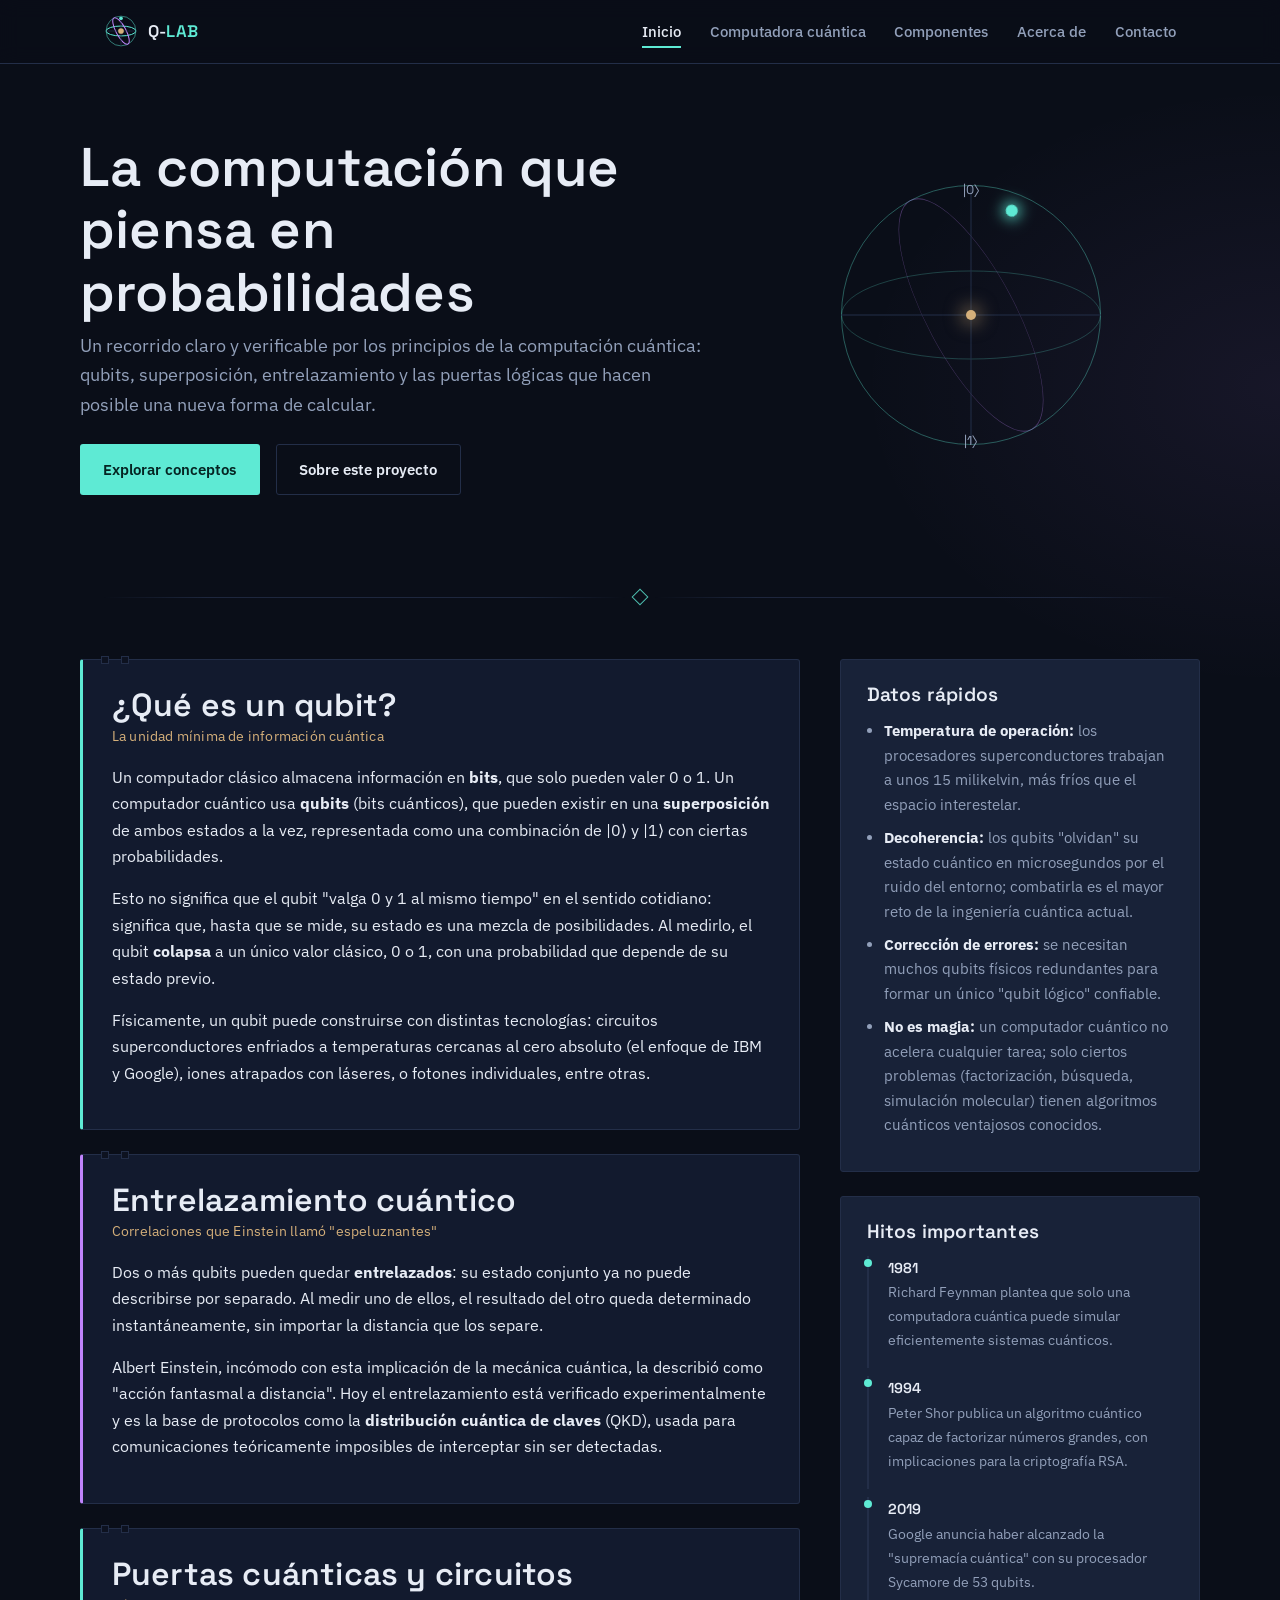
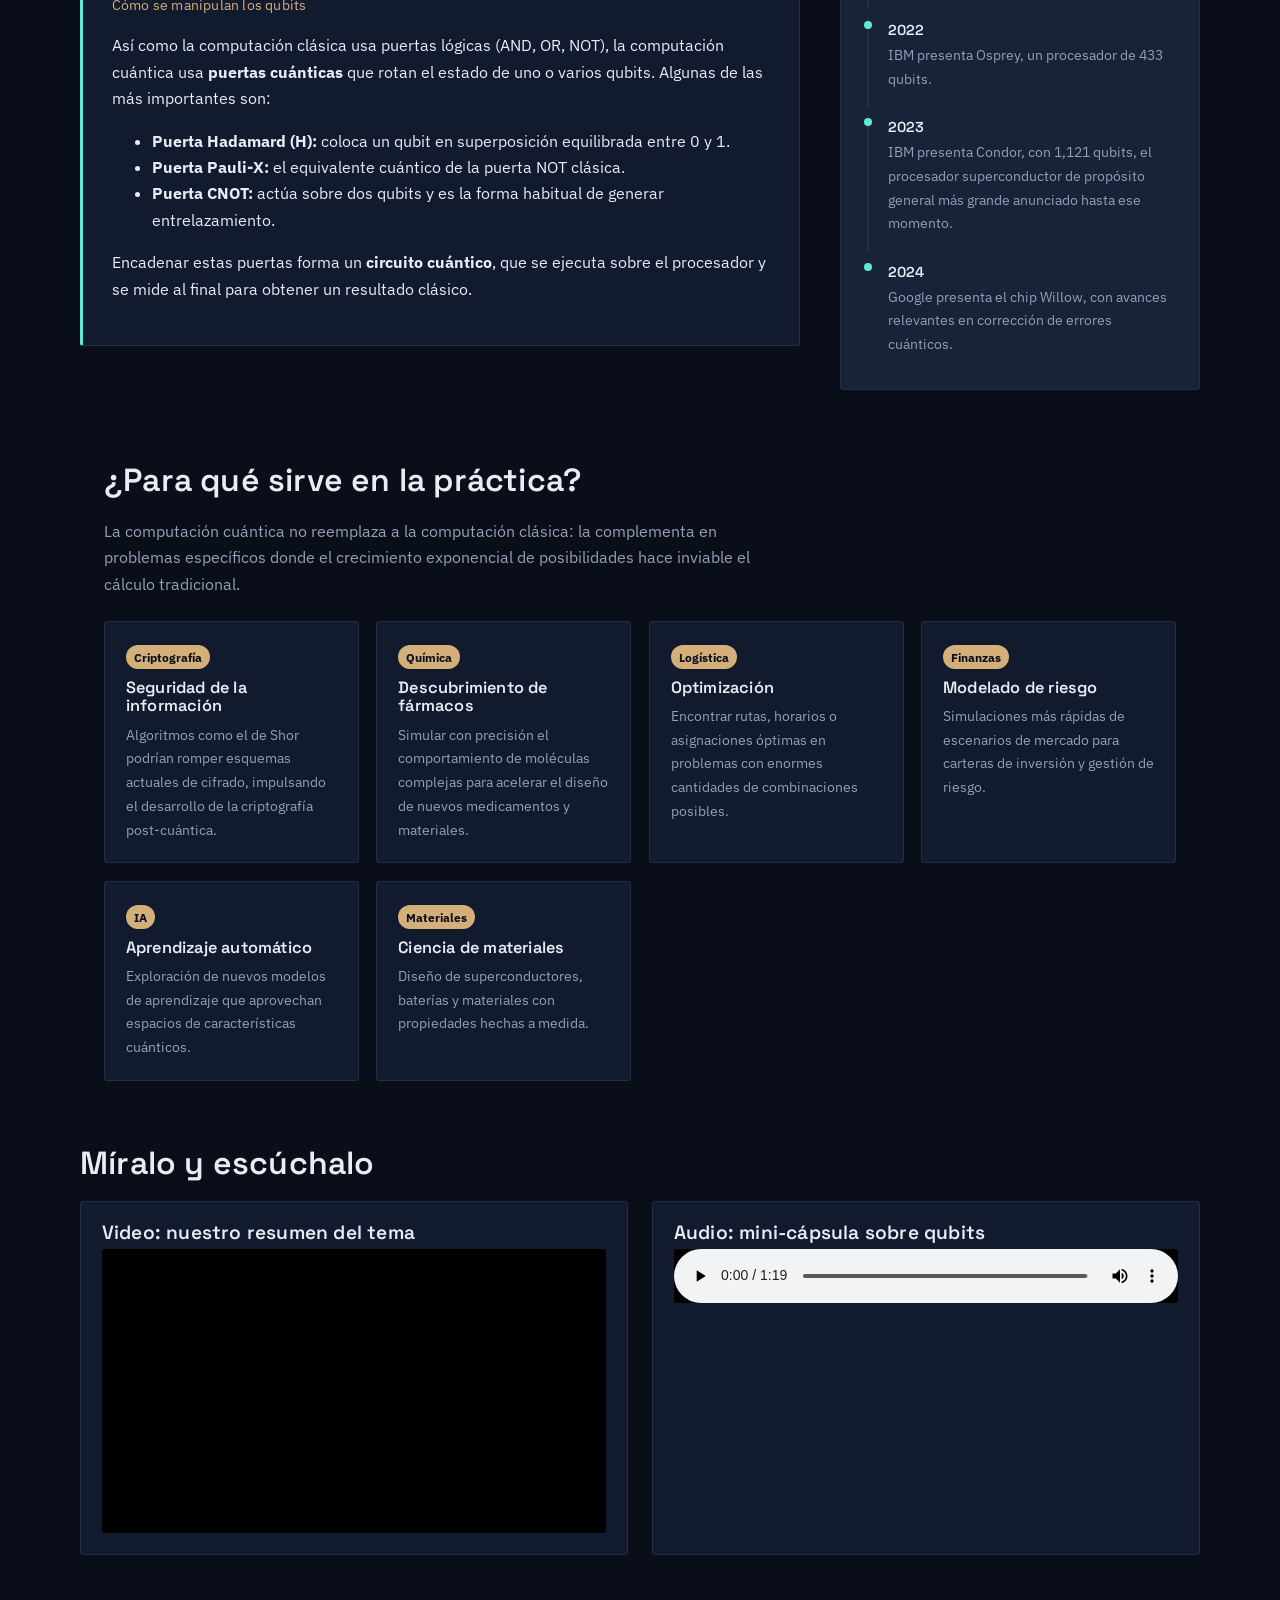
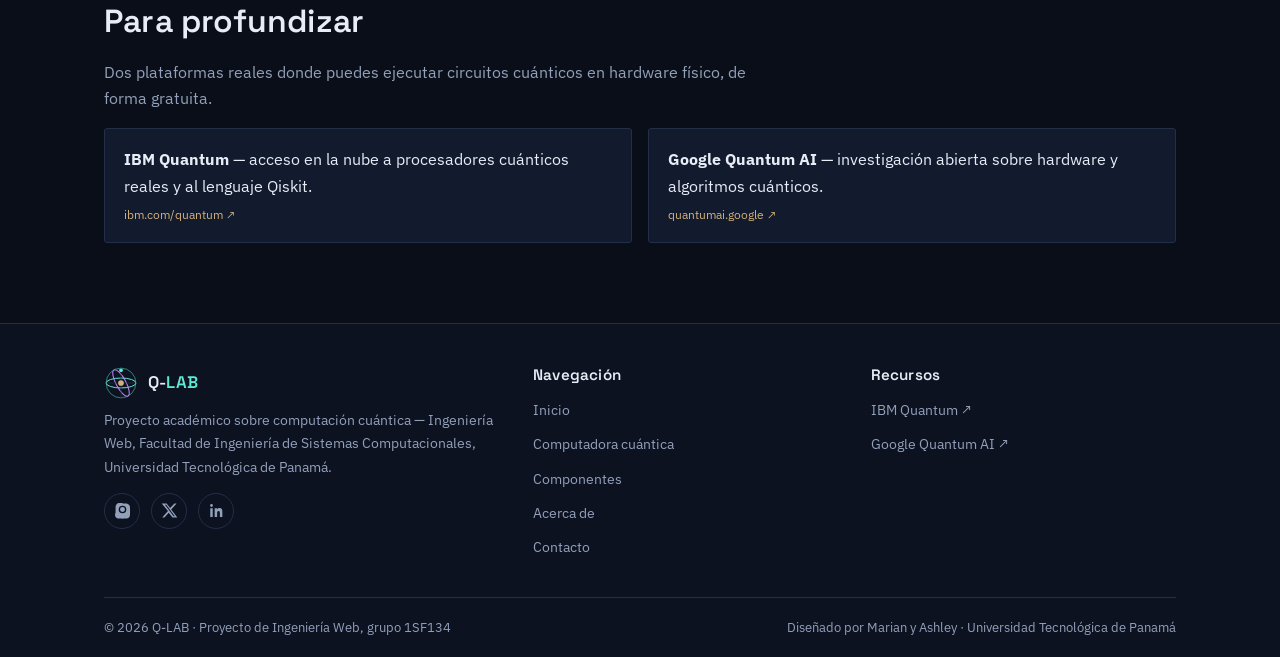
<file: index.html>
<!DOCTYPE html>
<html lang="es">
<head>
<meta charset="UTF-8">
<meta http-equiv="refresh" content="0; url=html/index.html">
<link rel="canonical" href="html/index.html">
<title>Q-LAB · Computación Cuántica</title>
</head>
<body>
  <p>Redirigiendo a <a href="html/index.html">html/index.html</a>…</p>
</body>
</html>
</file>
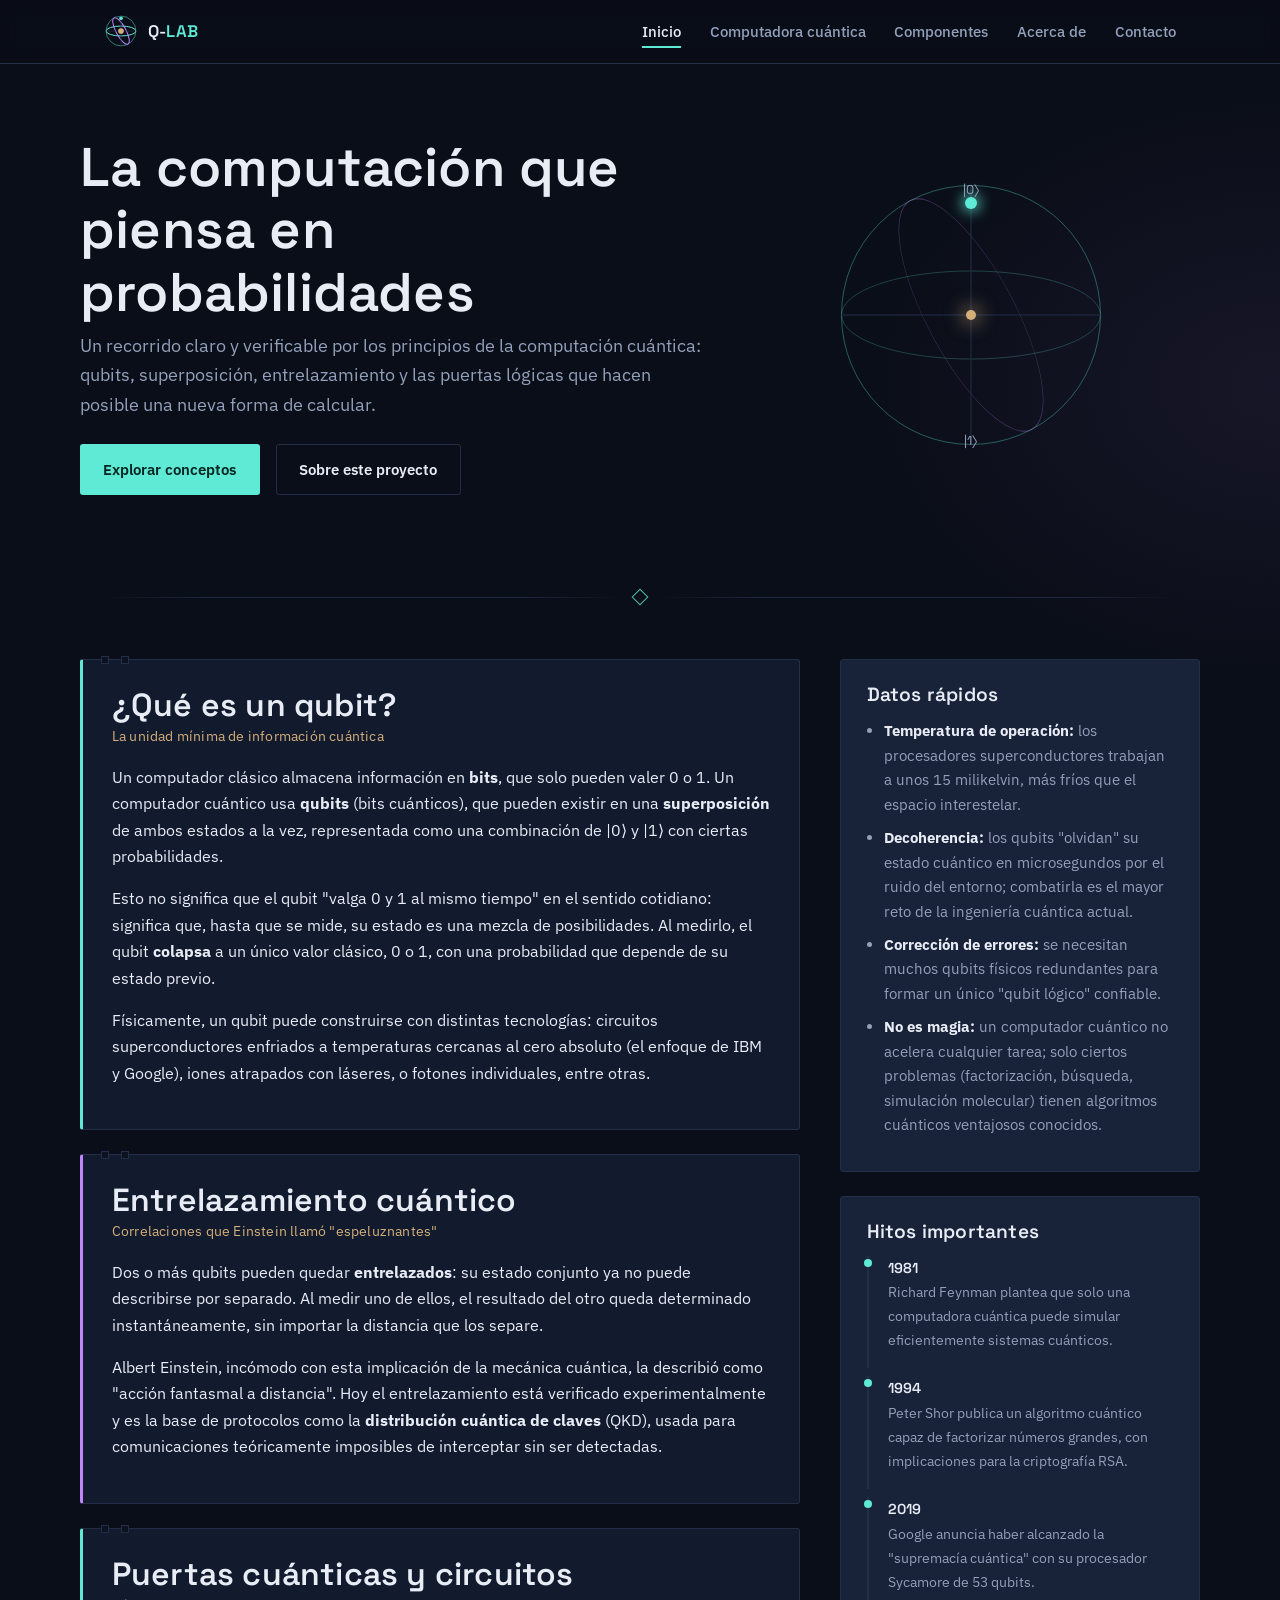
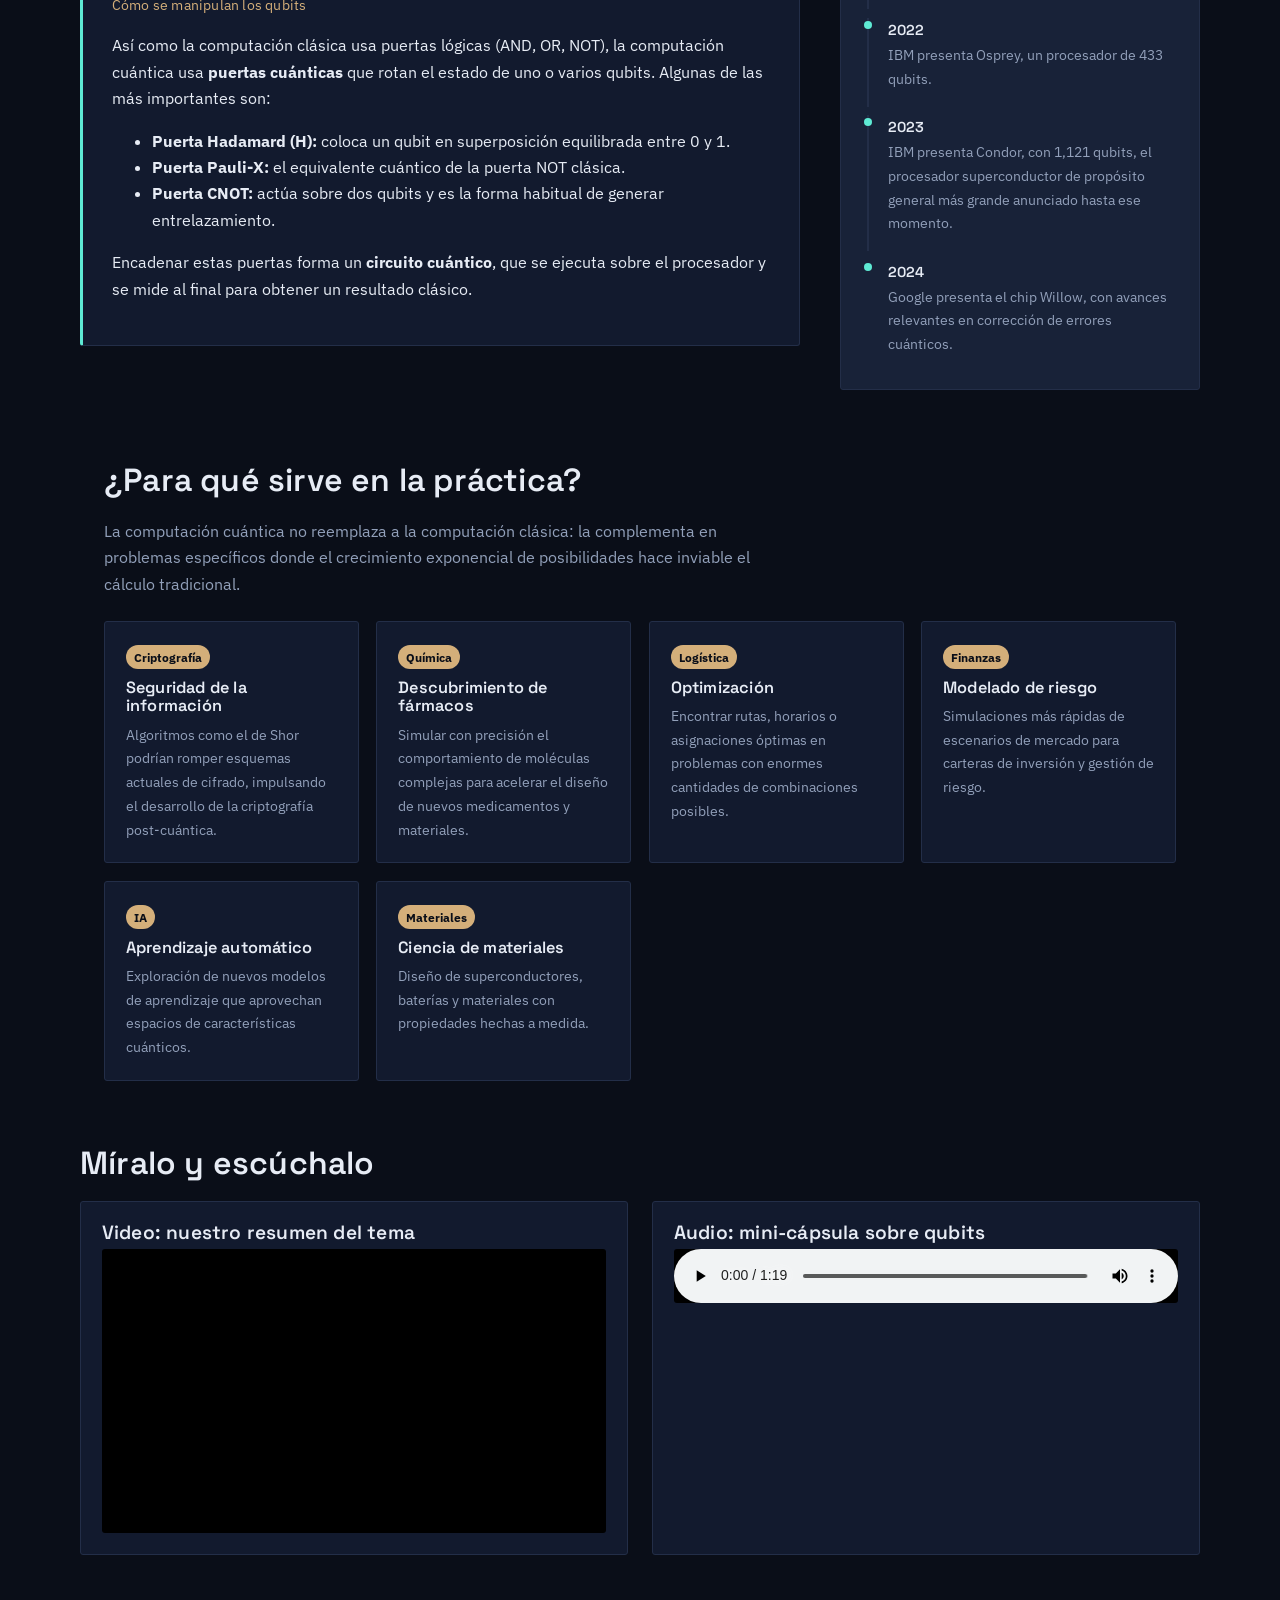
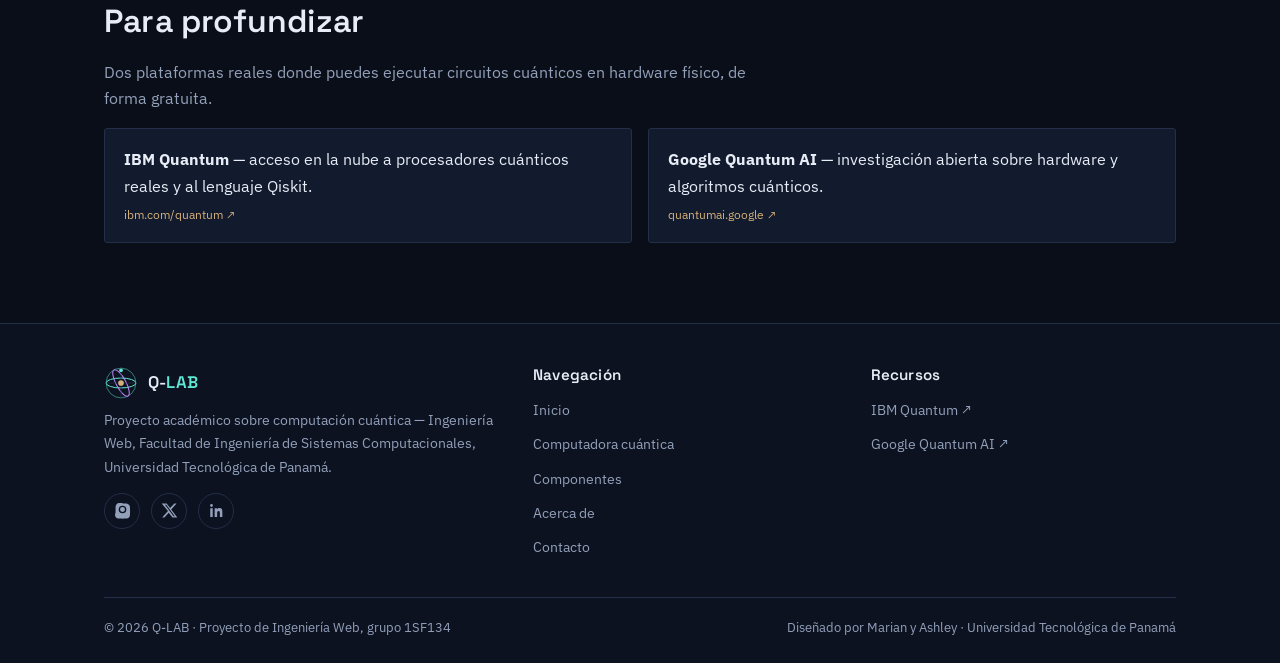
<file: html/index.html>
<!DOCTYPE html>
<html lang="es">
<head>
<meta charset="UTF-8">
<meta name="viewport" content="width=device-width, initial-scale=1.0">
<title>Q-LAB · Computación Cuántica</title>
<meta name="description" content="Sitio educativo sobre computación cuántica: qubits, superposición, entrelazamiento, puertas cuánticas y aplicaciones reales. Proyecto de Ingeniería Web, UTP.">
<link rel="icon" type="image/svg+xml" href="../img/favicon.svg">
<link rel="preconnect" href="https://fonts.googleapis.com">
<link href="https://fonts.googleapis.com/css2?family=Space+Grotesk:wght@500;600;700&family=IBM+Plex+Sans:wght@400;500;600&display=swap" rel="stylesheet">
<link rel="stylesheet" href="../css/styles.css">
</head>
<body>

<header class="site-header">
  <nav class="nav" aria-label="Navegación principal">
    <a class="brand" href="index.html">
      <img src="../img/logo.svg" alt="Logotipo Q-LAB: esfera de Bloch estilizada">
      <span class="brand-name">Q-<span>LAB</span></span>
    </a>
    <ul class="nav-links">
      <li><a href="index.html" aria-current="page">Inicio</a></li>
      <li><a href="computadora-cuantica.html">Computadora cuántica</a></li>
      <li><a href="componentes.html">Componentes</a></li>
      <li><a href="acerca.html">Acerca de</a></li>
      <li><a href="contacto.html">Contacto</a></li>
    </ul>
  </nav>
</header>

<main>

  <!-- ===================== HERO ===================== -->
  <section class="hero container">
    <div>
      <h1>La computación que piensa en probabilidades</h1>
      <p class="lede">Un recorrido claro y verificable por los principios de la computación cuántica: qubits, superposición, entrelazamiento y las puertas lógicas que hacen posible una nueva forma de calcular.</p>
      <div class="hero-cta">
        <a class="btn btn-primary" href="#conceptos">Explorar conceptos</a>
        <a class="btn btn-outline" href="acerca.html">Sobre este proyecto</a>
      </div>
    </div>
    <div class="bloch" aria-hidden="true">
      <span class="ring"></span><span class="ring eq"></span><span class="ring tilt"></span>
      <span class="axis v"></span><span class="axis h"></span><span class="core"></span>
      <span class="orbit"><span class="qubit"></span></span>
      <span class="label top">|0⟩</span><span class="label bottom">|1⟩</span>
    </div>
  </section>

  <div class="container"><div class="circuit-divider"><span class="gate"></span></div></div>

  <!-- ===================== CONCEPTOS ===================== -->
  <section id="conceptos" class="container content-grid">
    <div>

      <article class="entry">
        <h2>¿Qué es un qubit? <small>La unidad mínima de información cuántica</small></h2>
        <p>Un computador clásico almacena información en <strong>bits</strong>, que solo pueden valer 0 o 1. Un computador cuántico usa <strong>qubits</strong> (bits cuánticos), que pueden existir en una <strong>superposición</strong> de ambos estados a la vez, representada como una combinación de |0⟩ y |1⟩ con ciertas probabilidades.</p>
        <p>Esto no significa que el qubit "valga 0 y 1 al mismo tiempo" en el sentido cotidiano: significa que, hasta que se mide, su estado es una mezcla de posibilidades. Al medirlo, el qubit <strong>colapsa</strong> a un único valor clásico, 0 o 1, con una probabilidad que depende de su estado previo.</p>
        <p>Físicamente, un qubit puede construirse con distintas tecnologías: circuitos superconductores enfriados a temperaturas cercanas al cero absoluto (el enfoque de IBM y Google), iones atrapados con láseres, o fotones individuales, entre otras.</p>
      </article>

      <article class="entry alt">
        <h2>Entrelazamiento cuántico <small>Correlaciones que Einstein llamó "espeluznantes"</small></h2>
        <p>Dos o más qubits pueden quedar <strong>entrelazados</strong>: su estado conjunto ya no puede describirse por separado. Al medir uno de ellos, el resultado del otro queda determinado instantáneamente, sin importar la distancia que los separe.</p>
        <p>Albert Einstein, incómodo con esta implicación de la mecánica cuántica, la describió como "acción fantasmal a distancia". Hoy el entrelazamiento está verificado experimentalmente y es la base de protocolos como la <strong>distribución cuántica de claves</strong> (QKD), usada para comunicaciones teóricamente imposibles de interceptar sin ser detectadas.</p>
      </article>

      <article class="entry">
        <h2>Puertas cuánticas y circuitos <small>Cómo se manipulan los qubits</small></h2>
        <p>Así como la computación clásica usa puertas lógicas (AND, OR, NOT), la computación cuántica usa <strong>puertas cuánticas</strong> que rotan el estado de uno o varios qubits. Algunas de las más importantes son:</p>
        <ul>
          <li><strong>Puerta Hadamard (H):</strong> coloca un qubit en superposición equilibrada entre 0 y 1.</li>
          <li><strong>Puerta Pauli-X:</strong> el equivalente cuántico de la puerta NOT clásica.</li>
          <li><strong>Puerta CNOT:</strong> actúa sobre dos qubits y es la forma habitual de generar entrelazamiento.</li>
        </ul>
        <p>Encadenar estas puertas forma un <strong>circuito cuántico</strong>, que se ejecuta sobre el procesador y se mide al final para obtener un resultado clásico.</p>
      </article>

    </div>

    <div>
      <aside aria-label="Datos rápidos">
        <h3>Datos rápidos</h3>
        <ul>
          <li><strong>Temperatura de operación:</strong> los procesadores superconductores trabajan a unos 15 milikelvin, más fríos que el espacio interestelar.</li>
          <li><strong>Decoherencia:</strong> los qubits "olvidan" su estado cuántico en microsegundos por el ruido del entorno; combatirla es el mayor reto de la ingeniería cuántica actual.</li>
          <li><strong>Corrección de errores:</strong> se necesitan muchos qubits físicos redundantes para formar un único "qubit lógico" confiable.</li>
          <li><strong>No es magia:</strong> un computador cuántico no acelera cualquier tarea; solo ciertos problemas (factorización, búsqueda, simulación molecular) tienen algoritmos cuánticos ventajosos conocidos.</li>
        </ul>
      </aside>

      <aside aria-label="Cronología de hitos">
        <h3>Hitos importantes</h3>
        <ul class="timeline">
          <li><span class="yr">1981</span><br>Richard Feynman plantea que solo una computadora cuántica puede simular eficientemente sistemas cuánticos.</li>
          <li><span class="yr">1994</span><br>Peter Shor publica un algoritmo cuántico capaz de factorizar números grandes, con implicaciones para la criptografía RSA.</li>
          <li><span class="yr">2019</span><br>Google anuncia haber alcanzado la "supremacía cuántica" con su procesador Sycamore de 53 qubits.</li>
          <li><span class="yr">2022</span><br>IBM presenta Osprey, un procesador de 433 qubits.</li>
          <li><span class="yr">2023</span><br>IBM presenta Condor, con 1,121 qubits, el procesador superconductor de propósito general más grande anunciado hasta ese momento.</li>
          <li><span class="yr">2024</span><br>Google presenta el chip Willow, con avances relevantes en corrección de errores cuánticos.</li>
        </ul>
      </aside>
    </div>
  </section>

  <!-- ===================== APLICACIONES ===================== -->
  <section class="container">
    <h2>¿Para qué sirve en la práctica?</h2>
    <p class="text-muted">La computación cuántica no reemplaza a la computación clásica: la complementa en problemas específicos donde el crecimiento exponencial de posibilidades hace inviable el cálculo tradicional.</p>
    <div class="app-grid">
      <div class="app-card">
        <span class="tag">Criptografía</span>
        <h3>Seguridad de la información</h3>
        <p>Algoritmos como el de Shor podrían romper esquemas actuales de cifrado, impulsando el desarrollo de la criptografía post-cuántica.</p>
      </div>
      <div class="app-card">
        <span class="tag">Química</span>
        <h3>Descubrimiento de fármacos</h3>
        <p>Simular con precisión el comportamiento de moléculas complejas para acelerar el diseño de nuevos medicamentos y materiales.</p>
      </div>
      <div class="app-card">
        <span class="tag">Logística</span>
        <h3>Optimización</h3>
        <p>Encontrar rutas, horarios o asignaciones óptimas en problemas con enormes cantidades de combinaciones posibles.</p>
      </div>
      <div class="app-card">
        <span class="tag">Finanzas</span>
        <h3>Modelado de riesgo</h3>
        <p>Simulaciones más rápidas de escenarios de mercado para carteras de inversión y gestión de riesgo.</p>
      </div>
      <div class="app-card">
        <span class="tag">IA</span>
        <h3>Aprendizaje automático</h3>
        <p>Exploración de nuevos modelos de aprendizaje que aprovechan espacios de características cuánticos.</p>
      </div>
      <div class="app-card">
        <span class="tag">Materiales</span>
        <h3>Ciencia de materiales</h3>
        <p>Diseño de superconductores, baterías y materiales con propiedades hechas a medida.</p>
      </div>
    </div>
  </section>

  <!-- ===================== MEDIA ===================== -->
  <section class="media-section container" aria-label="Recursos multimedia">
    <h2>Míralo y escúchalo</h2>
    <div class="media-grid">
      <div class="media-box">
        <h3>Video: nuestro resumen del tema</h3>
        <div class="video-frame">
          <iframe
            src="https://www.youtube.com/embed/ilPfvMEOmCs"
            title="Video sobre computación cuántica"
            allow="accelerometer; autoplay; clipboard-write; encrypted-media; gyroscope; picture-in-picture; web-share"
            allowfullscreen>
          </iframe>
        </div>
      </div>
      <div class="media-box">
        <h3>Audio: mini-cápsula sobre qubits</h3>
        <audio controls>
          <source src="../media/capsula-audio.mp3" type="audio/mpeg">
          Tu navegador no soporta la reproducción de audio.
        </audio>
      </div>
    </div>
  </section>

  <!-- ===================== RECURSOS EXTERNOS ===================== -->
  <section class="container" style="padding-bottom:3rem;">
    <h2>Para profundizar</h2>
    <p class="text-muted">Dos plataformas reales donde puedes ejecutar circuitos cuánticos en hardware físico, de forma gratuita.</p>
    <div class="resources">
      <a class="resource-link" href="https://www.ibm.com/quantum" target="_blank" rel="noopener noreferrer">
        <strong>IBM Quantum</strong> — acceso en la nube a procesadores cuánticos reales y al lenguaje Qiskit.
        <span class="src">ibm.com/quantum ↗</span>
      </a>
      <a class="resource-link" href="https://quantumai.google/" target="_blank" rel="noopener noreferrer">
        <strong>Google Quantum AI</strong> — investigación abierta sobre hardware y algoritmos cuánticos.
        <span class="src">quantumai.google ↗</span>
      </a>
    </div>
  </section>

</main>

<footer class="site-footer">
  <div class="container">
    <div class="footer-grid">
      <div>
        <div class="brand" style="margin-bottom:.6rem;">
          <img src="../img/logo.svg" alt="" width="28" height="28">
          <span class="brand-name">Q-<span>LAB</span></span>
        </div>
        <p class="text-muted" style="font-size:.88rem;">Proyecto académico sobre computación cuántica — Ingeniería Web, Facultad de Ingeniería de Sistemas Computacionales, Universidad Tecnológica de Panamá.</p>
        <div class="social-row">
          <a href="#" aria-label="Instagram" title="Instagram (enlace de ejemplo)"><svg viewBox="0 0 24 24"><path d="M12 2.2c3.2 0 3.58.01 4.85.07 1.17.05 1.97.24 2.43.4a4.9 4.9 0 0 1 1.77 1.15 4.9 4.9 0 0 1 1.15 1.77c.16.46.35 1.26.4 2.43.06 1.27.07 1.65.07 4.85s-.01 3.58-.07 4.85c-.05 1.17-.24 1.97-.4 2.43a4.9 4.9 0 0 1-1.15 1.77 4.9 4.9 0 0 1-1.77 1.15c-.46.16-1.26.35-2.43.4-1.27.06-1.65.07-4.85.07s-3.58-.01-4.85-.07c-1.17-.05-1.97-.24-2.43-.4a4.9 4.9 0 0 1-1.77-1.15 4.9 4.9 0 0 1-1.15-1.77c-.16-.46-.35-1.26-.4-2.43C2.21 15.58 2.2 15.2 2.2 12s.01-3.58.07-4.85c.05-1.17.24-1.97.4-2.43A4.9 4.9 0 0 1 3.82 3a4.9 4.9 0 0 1 1.77-1.15c.46-.16 1.26-.35 2.43-.4C9.29 1.4 9.67 1.4 12 1.4Zm0 3a5.4 5.4 0 1 0 0 10.8 5.4 5.4 0 0 0 0-10.8Zm0 8.9a3.5 3.5 0 1 1 0-7 3.5 3.5 0 0 1 0 7Zm5.6-9.1a1.26 1.26 0 1 1-2.52 0 1.26 1.26 0 0 1 2.52 0Z"/></svg></a>
          <a href="#" aria-label="X (Twitter)" title="X (enlace de ejemplo)"><svg viewBox="0 0 24 24"><path d="M18.9 2H22l-7.6 8.7L23 22h-6.8l-5.3-6.9L4.8 22H1.7l8.1-9.3L1 2h7l4.8 6.3L18.9 2Zm-1.2 18h1.7L7.4 3.9H5.6L17.7 20Z"/></svg></a>
          <a href="#" aria-label="LinkedIn" title="LinkedIn (enlace de ejemplo)"><svg viewBox="0 0 24 24"><path d="M6.94 5a2 2 0 1 1-4-.02 2 2 0 0 1 4 .02ZM3.2 8.75h3.47V21H3.2V8.75Zm6.2 0h3.33v1.68h.05c.46-.87 1.6-1.8 3.3-1.8 3.53 0 4.18 2.32 4.18 5.35V21h-3.47v-5.42c0-1.29-.02-2.96-1.8-2.96-1.8 0-2.08 1.41-2.08 2.87V21H9.4V8.75Z"/></svg></a>
        </div>
      </div>
      <div>
        <h4>Navegación</h4>
        <ul>
          <li><a href="index.html">Inicio</a></li>
          <li><a href="computadora-cuantica.html">Computadora cuántica</a></li>
          <li><a href="componentes.html">Componentes</a></li>
          <li><a href="acerca.html">Acerca de</a></li>
          <li><a href="contacto.html">Contacto</a></li>
        </ul>
      </div>
      <div>
        <h4>Recursos</h4>
        <ul>
          <li><a href="https://www.ibm.com/quantum" target="_blank" rel="noopener noreferrer">IBM Quantum ↗</a></li>
          <li><a href="https://quantumai.google/" target="_blank" rel="noopener noreferrer">Google Quantum AI ↗</a></li>
        </ul>
      </div>
    </div>
    <div class="footer-bottom">
      <span>© 2026 Q-LAB · Proyecto de Ingeniería Web, grupo 1SF134</span>
      <span>Diseñado por Marian y Ashley  · Universidad Tecnológica de Panamá</span>
    </div>
  </div>
</footer>

</body>
</html>
</file>
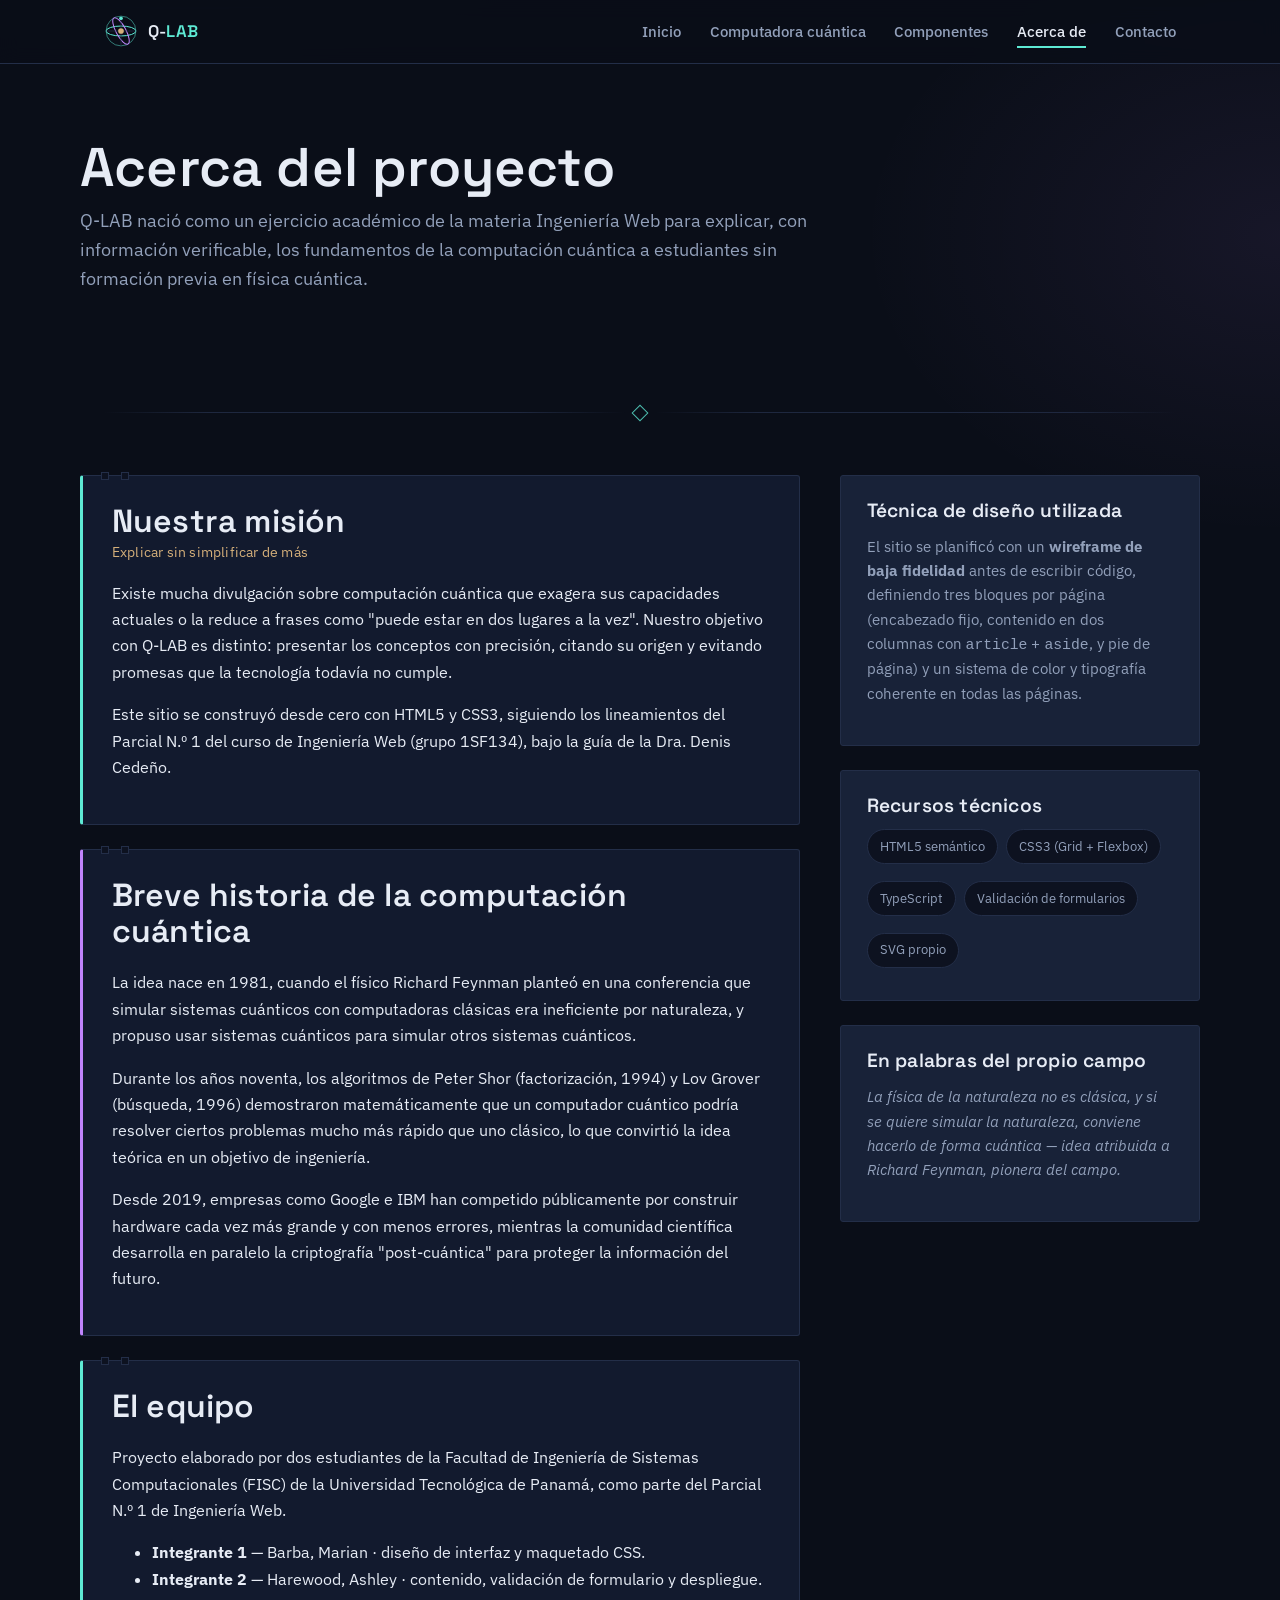
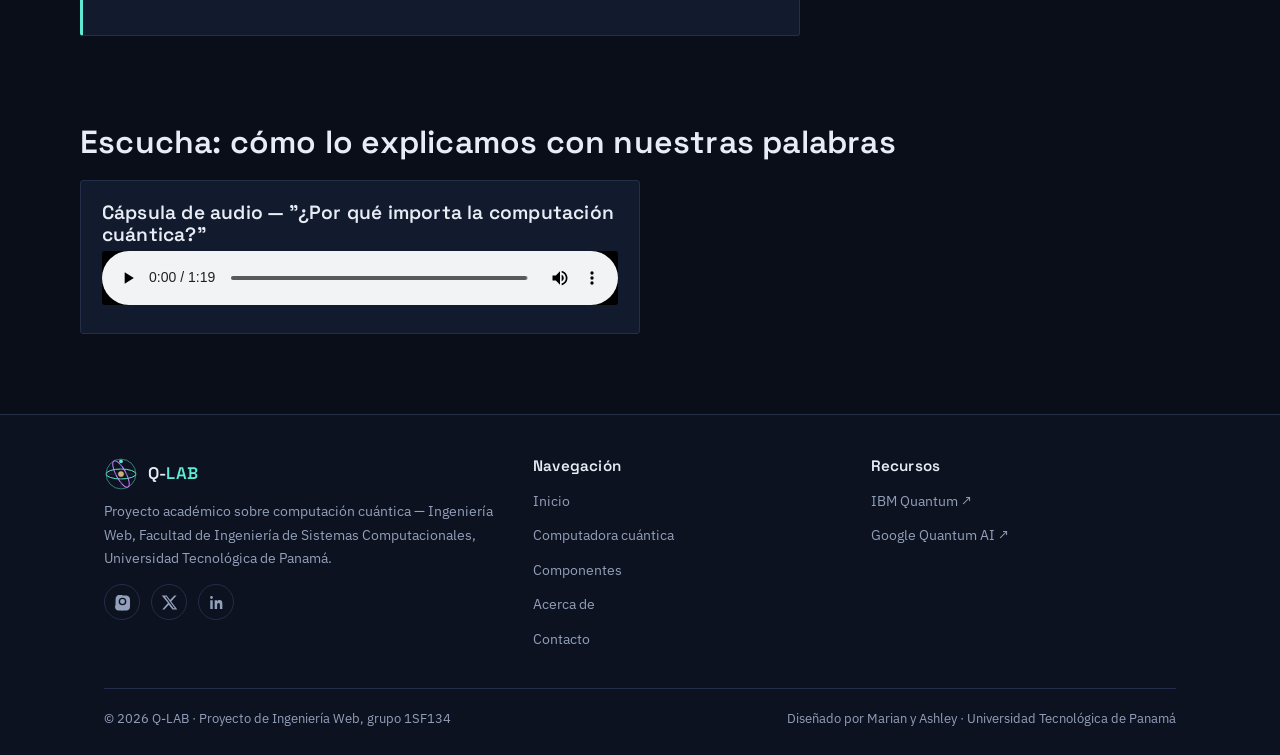
<file: html/acerca.html>
<!DOCTYPE html>
<html lang="es">
<head>
<meta charset="UTF-8">
<meta name="viewport" content="width=device-width, initial-scale=1.0">
<title>Acerca de · Q-LAB</title>
<meta name="description" content="Conoce el equipo, la misión y la historia de la computación cuántica detrás del proyecto Q-LAB.">
<link rel="icon" type="image/svg+xml" href="../img/favicon.svg">
<link rel="preconnect" href="https://fonts.googleapis.com">
<link href="https://fonts.googleapis.com/css2?family=Space+Grotesk:wght@500;600;700&family=IBM+Plex+Sans:wght@400;500;600&display=swap" rel="stylesheet">
<link rel="stylesheet" href="../css/styles.css">
</head>
<body>

<header class="site-header">
  <nav class="nav" aria-label="Navegación principal">
    <a class="brand" href="index.html">
      <img src="../img/logo.svg" alt="Logotipo Q-LAB: esfera de Bloch estilizada">
      <span class="brand-name">Q-<span>LAB</span></span>
    </a>
    <ul class="nav-links">
      <li><a href="index.html">Inicio</a></li>
      <li><a href="computadora-cuantica.html">Computadora cuántica</a></li>
      <li><a href="componentes.html">Componentes</a></li>
      <li><a href="acerca.html" aria-current="page">Acerca de</a></li>
      <li><a href="contacto.html">Contacto</a></li>
    </ul>
  </nav>
</header>

<main>
  <section class="hero container" style="grid-template-columns:1fr;">
    <div>
      <h1>Acerca del proyecto</h1>
      <p class="lede">Q-LAB nació como un ejercicio académico de la materia Ingeniería Web para explicar, con información verificable, los fundamentos de la computación cuántica a estudiantes sin formación previa en física cuántica.</p>
    </div>
  </section>

  <div class="container"><div class="circuit-divider"><span class="gate"></span></div></div>

  <section class="container content-grid">
    <div>

      <article class="entry">
        <h2>Nuestra misión <small>Explicar sin simplificar de más</small></h2>
        <p>Existe mucha divulgación sobre computación cuántica que exagera sus capacidades actuales o la reduce a frases como "puede estar en dos lugares a la vez". Nuestro objetivo con Q-LAB es distinto: presentar los conceptos con precisión, citando su origen y evitando promesas que la tecnología todavía no cumple.</p>
        <p>Este sitio se construyó desde cero con HTML5 y CSS3, siguiendo los lineamientos del Parcial N.º 1 del curso de Ingeniería Web (grupo 1SF134), bajo la guía de la Dra. Denis Cedeño.</p>
      </article>

      <article class="entry alt">
        <h2>Breve historia de la computación cuántica</h2>
        <p>La idea nace en 1981, cuando el físico Richard Feynman planteó en una conferencia que simular sistemas cuánticos con computadoras clásicas era ineficiente por naturaleza, y propuso usar sistemas cuánticos para simular otros sistemas cuánticos.</p>
        <p>Durante los años noventa, los algoritmos de Peter Shor (factorización, 1994) y Lov Grover (búsqueda, 1996) demostraron matemáticamente que un computador cuántico podría resolver ciertos problemas mucho más rápido que uno clásico, lo que convirtió la idea teórica en un objetivo de ingeniería.</p>
        <p>Desde 2019, empresas como Google e IBM han competido públicamente por construir hardware cada vez más grande y con menos errores, mientras la comunidad científica desarrolla en paralelo la criptografía "post-cuántica" para proteger la información del futuro.</p>
      </article>

      <article class="entry">
        <h2>El equipo</h2>
        <p>Proyecto elaborado por dos estudiantes de la Facultad de Ingeniería de Sistemas Computacionales (FISC) de la Universidad Tecnológica de Panamá, como parte del Parcial N.º 1 de Ingeniería Web.</p>
        <ul>
          <li><strong>Integrante 1</strong> — Barba, Marian · diseño de interfaz y maquetado CSS.</li>
          <li><strong>Integrante 2</strong> — Harewood, Ashley · contenido, validación de formulario y despliegue.</li>
        </ul>
      </article>

    </div>

    <div>
      <aside aria-label="Técnica de diseño utilizada">
        <h3>Técnica de diseño utilizada</h3>
        <p style="color:var(--text-muted); font-size:.92rem;">El sitio se planificó con un <strong>wireframe de baja fidelidad</strong> antes de escribir código, definiendo tres bloques por página (encabezado fijo, contenido en dos columnas con <code>article</code> + <code>aside</code>, y pie de página) y un sistema de color y tipografía coherente en todas las páginas.</p>
</pre>
      </aside>

      <aside aria-label="Recursos técnicos usados">
        <h3>Recursos técnicos</h3>
        <ul class="pill-list">
          <li>HTML5 semántico</li>
          <li>CSS3 (Grid + Flexbox)</li>
          <li>TypeScript</li>
          <li>Validación de formularios</li>
          <li>SVG propio</li>
        </ul>
      </aside>

      <aside aria-label="Cita">
        <h3>En palabras del propio campo</h3>
        <p style="font-style:italic; color:var(--text-muted); font-size:.92rem;">La física de la naturaleza no es clásica, y si se quiere simular la naturaleza, conviene hacerlo de forma cuántica — idea atribuida a Richard Feynman, pionera del campo.</p>
      </aside>
    </div>
  </section>

  <!-- ===================== AUDIO ===================== -->
  <section class="media-section container" aria-label="Cápsula sonora del equipo">
    <h2>Escucha: cómo lo explicamos con nuestras palabras</h2>
    <div class="media-box" style="max-width:560px;">
      <h3>Cápsula de audio — "¿Por qué importa la computación cuántica?"</h3>
      <audio controls>
        <source src="../media/capsula-audio.mp3" type="audio/mpeg">
        Tu navegador no soporta la reproducción de audio.
      </audio>
    </div>
  </section>

</main>

<footer class="site-footer">
  <div class="container">
    <div class="footer-grid">
      <div>
        <div class="brand" style="margin-bottom:.6rem;">
          <img src="../img/logo.svg" alt="" width="28" height="28">
          <span class="brand-name">Q-<span>LAB</span></span>
        </div>
        <p class="text-muted" style="font-size:.88rem;">Proyecto académico sobre computación cuántica — Ingeniería Web, Facultad de Ingeniería de Sistemas Computacionales, Universidad Tecnológica de Panamá.</p>
        <div class="social-row">
          <a href="#" aria-label="Instagram" title="Instagram (enlace de ejemplo)"><svg viewBox="0 0 24 24"><path d="M12 2.2c3.2 0 3.58.01 4.85.07 1.17.05 1.97.24 2.43.4a4.9 4.9 0 0 1 1.77 1.15 4.9 4.9 0 0 1 1.15 1.77c.16.46.35 1.26.4 2.43.06 1.27.07 1.65.07 4.85s-.01 3.58-.07 4.85c-.05 1.17-.24 1.97-.4 2.43a4.9 4.9 0 0 1-1.15 1.77 4.9 4.9 0 0 1-1.77 1.15c-.46.16-1.26.35-2.43.4-1.27.06-1.65.07-4.85.07s-3.58-.01-4.85-.07c-1.17-.05-1.97-.24-2.43-.4a4.9 4.9 0 0 1-1.77-1.15 4.9 4.9 0 0 1-1.15-1.77c-.16-.46-.35-1.26-.4-2.43C2.21 15.58 2.2 15.2 2.2 12s.01-3.58.07-4.85c.05-1.17.24-1.97.4-2.43A4.9 4.9 0 0 1 3.82 3a4.9 4.9 0 0 1 1.77-1.15c.46-.16 1.26-.35 2.43-.4C9.29 1.4 9.67 1.4 12 1.4Zm0 3a5.4 5.4 0 1 0 0 10.8 5.4 5.4 0 0 0 0-10.8Zm0 8.9a3.5 3.5 0 1 1 0-7 3.5 3.5 0 0 1 0 7Zm5.6-9.1a1.26 1.26 0 1 1-2.52 0 1.26 1.26 0 0 1 2.52 0Z"/></svg></a>
          <a href="#" aria-label="X (Twitter)" title="X (enlace de ejemplo)"><svg viewBox="0 0 24 24"><path d="M18.9 2H22l-7.6 8.7L23 22h-6.8l-5.3-6.9L4.8 22H1.7l8.1-9.3L1 2h7l4.8 6.3L18.9 2Zm-1.2 18h1.7L7.4 3.9H5.6L17.7 20Z"/></svg></a>
          <a href="#" aria-label="LinkedIn" title="LinkedIn (enlace de ejemplo)"><svg viewBox="0 0 24 24"><path d="M6.94 5a2 2 0 1 1-4-.02 2 2 0 0 1 4 .02ZM3.2 8.75h3.47V21H3.2V8.75Zm6.2 0h3.33v1.68h.05c.46-.87 1.6-1.8 3.3-1.8 3.53 0 4.18 2.32 4.18 5.35V21h-3.47v-5.42c0-1.29-.02-2.96-1.8-2.96-1.8 0-2.08 1.41-2.08 2.87V21H9.4V8.75Z"/></svg></a>
        </div>
      </div>
      <div>
        <h4>Navegación</h4>
        <ul>
          <li><a href="index.html">Inicio</a></li>
          <li><a href="computadora-cuantica.html">Computadora cuántica</a></li>
          <li><a href="componentes.html">Componentes</a></li>
          <li><a href="acerca.html">Acerca de</a></li>
          <li><a href="contacto.html">Contacto</a></li>
        </ul>
      </div>
      <div>
        <h4>Recursos</h4>
        <ul>
          <li><a href="https://www.ibm.com/quantum" target="_blank" rel="noopener noreferrer">IBM Quantum ↗</a></li>
          <li><a href="https://quantumai.google/" target="_blank" rel="noopener noreferrer">Google Quantum AI ↗</a></li>
        </ul>
      </div>
    </div>
    <div class="footer-bottom">
      <span>© 2026 Q-LAB · Proyecto de Ingeniería Web, grupo 1SF134</span>
      <span>Diseñado por Marian y Ashley  · Universidad Tecnológica de Panamá</span>
    </div>
  </div>
</footer>

</body>
</html>
</file>
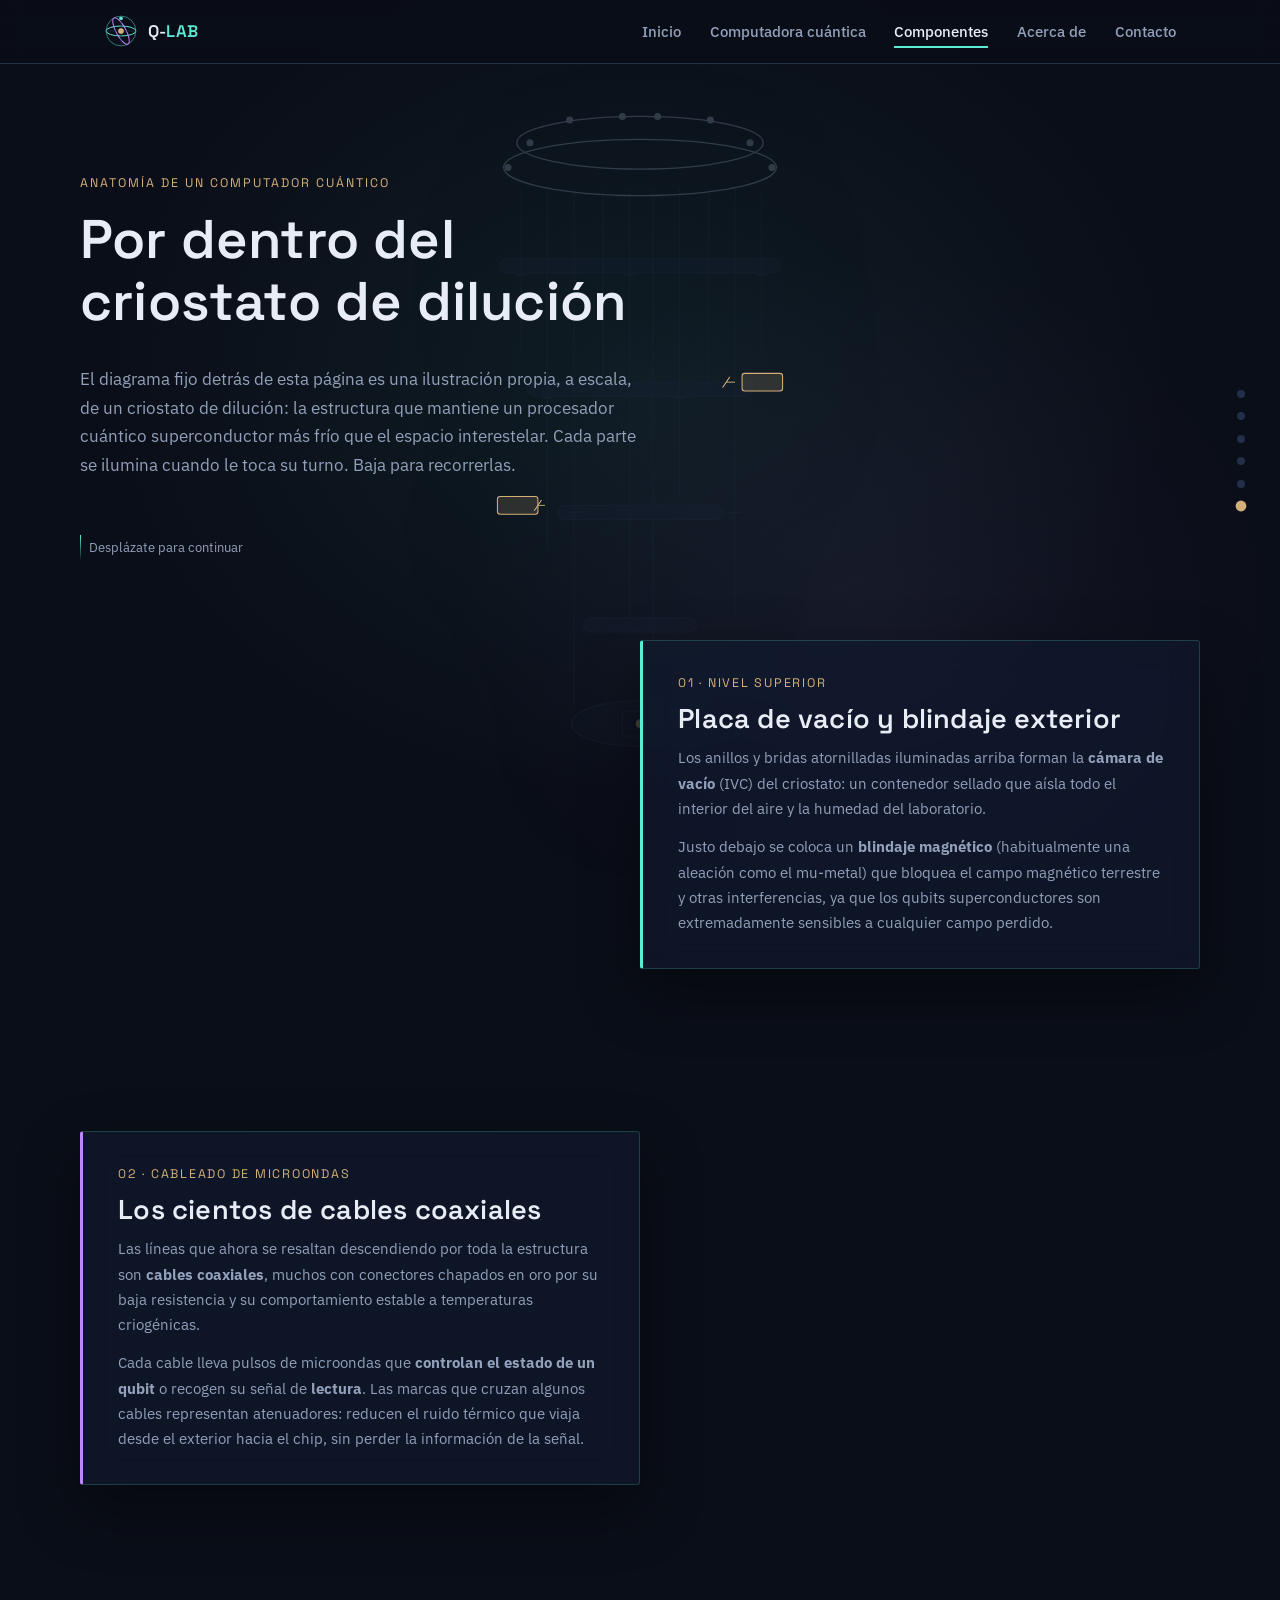
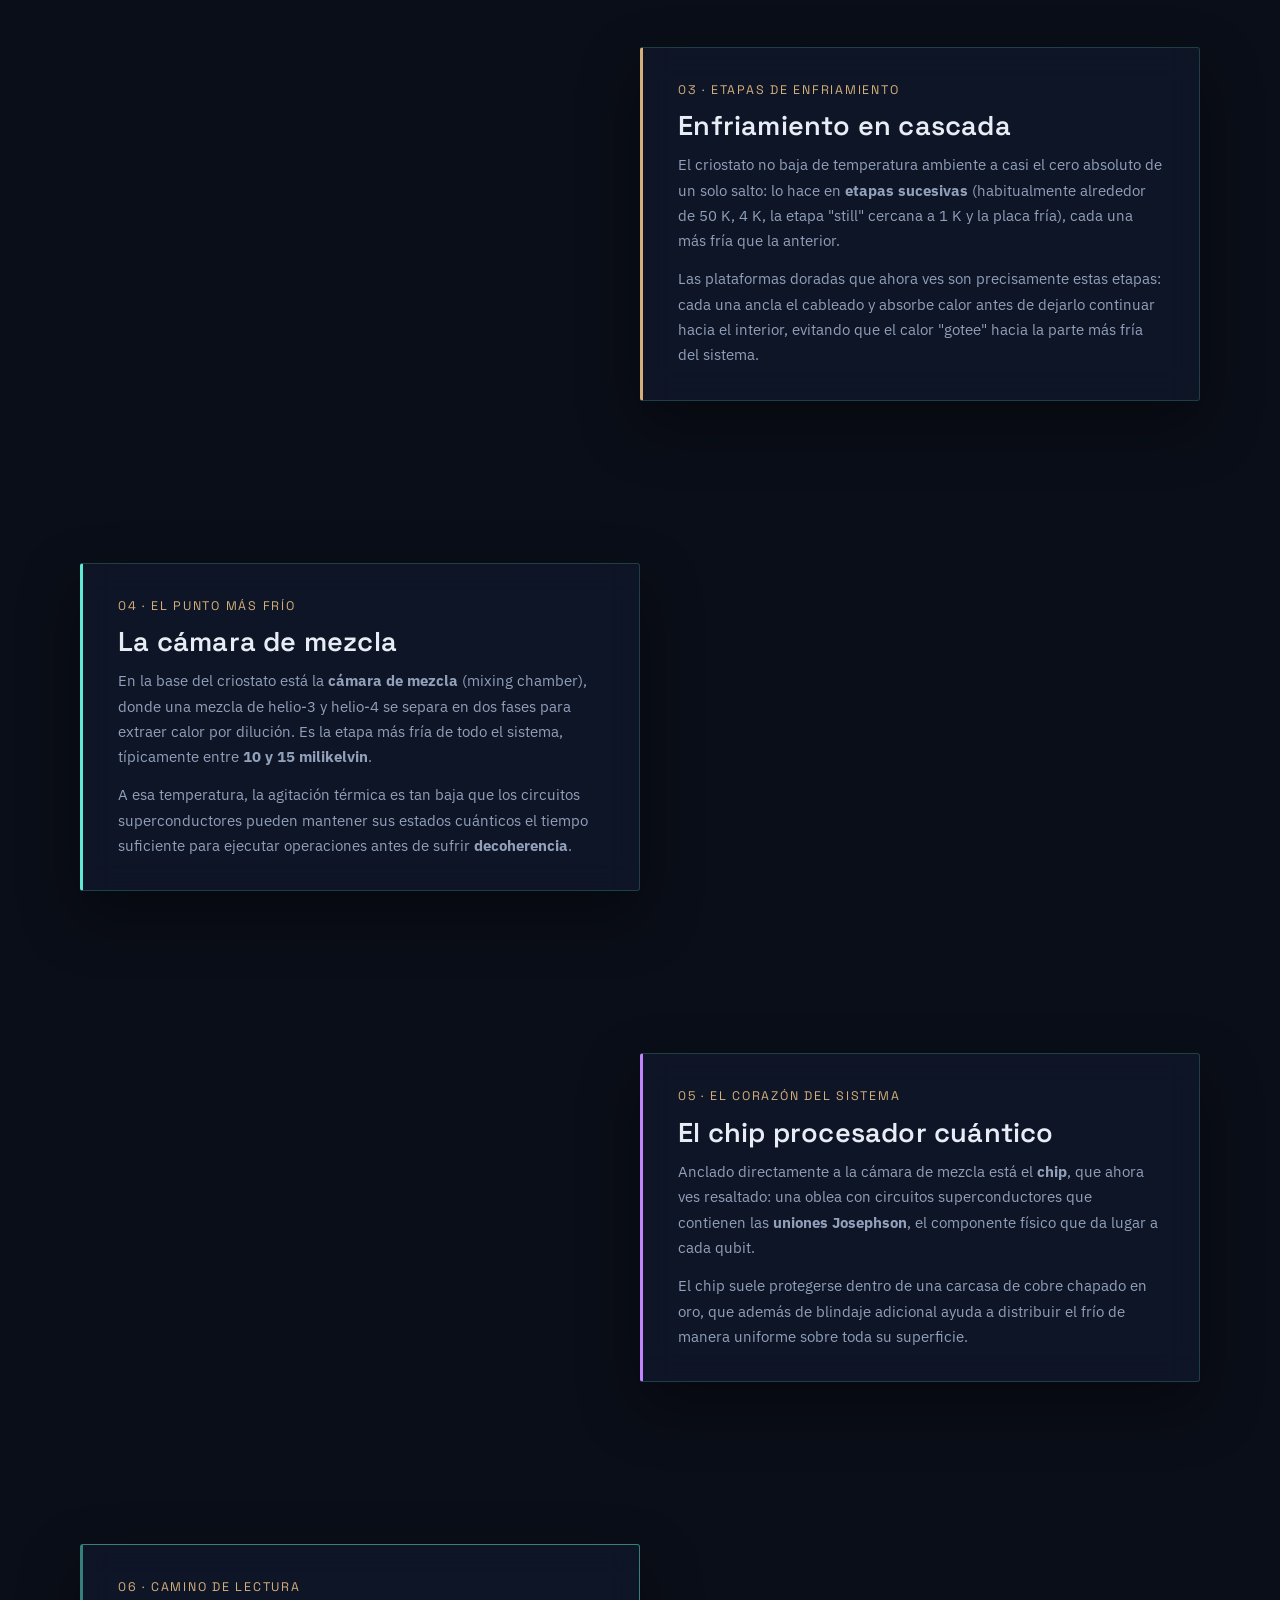
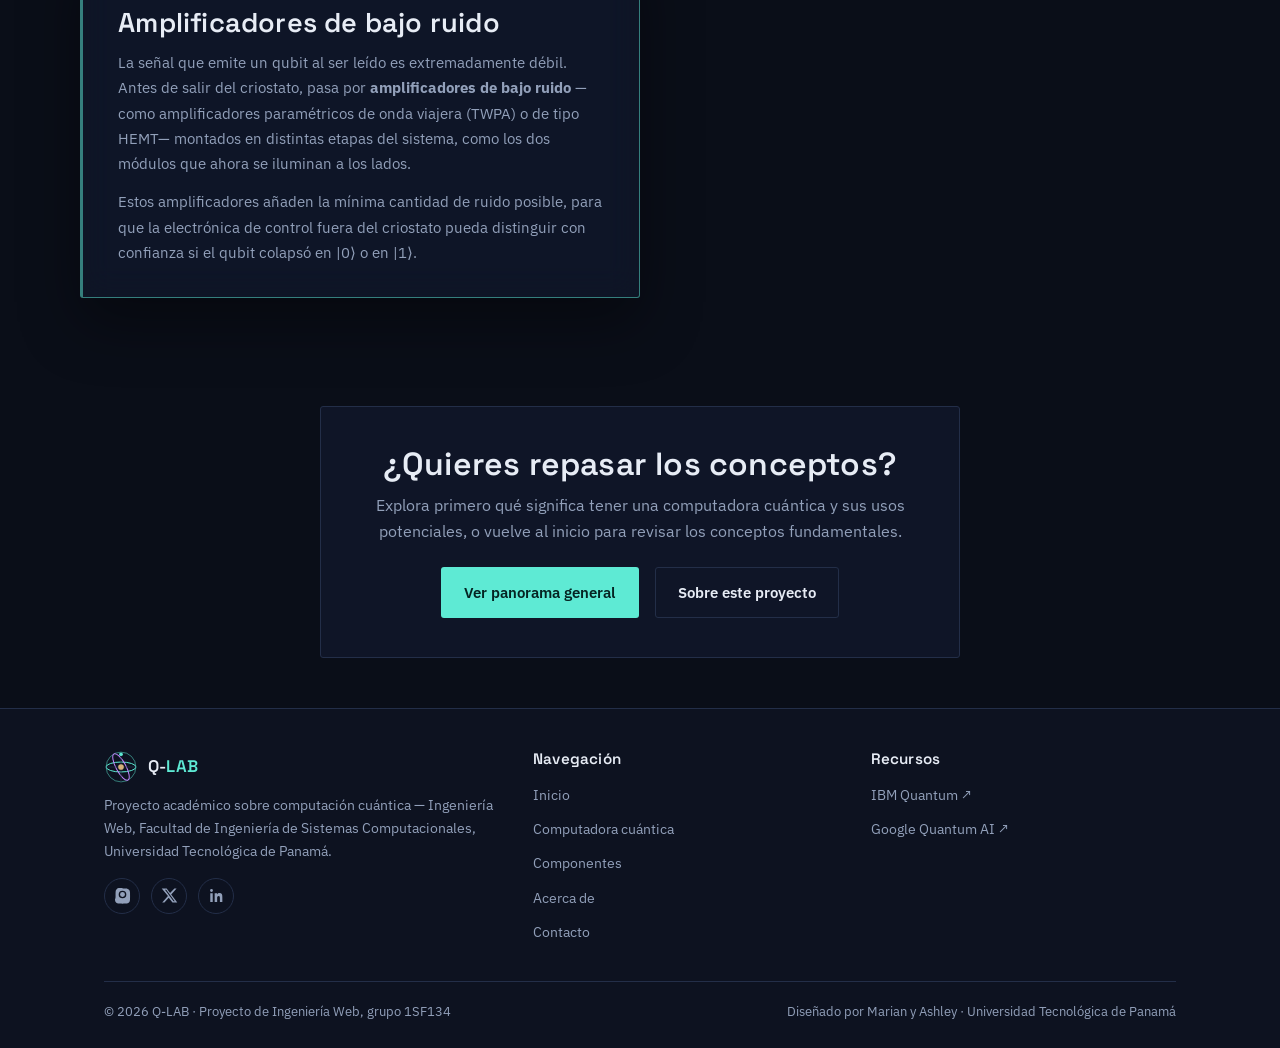
<file: html/componentes.html>
<!DOCTYPE html>
<html lang="es">
<head>
<meta charset="UTF-8">
<meta name="viewport" content="width=device-width, initial-scale=1.0">
<title>Componentes · Q-LAB</title>
<meta name="description" content="Anatomía de un computador cuántico superconductor: blindaje, cableado de microondas, etapas de enfriamiento, cámara de mezcla, chip procesador y amplificadores de lectura.">
<link rel="icon" type="image/svg+xml" href="../img/favicon.svg">
<link rel="preconnect" href="https://fonts.googleapis.com">
<link href="https://fonts.googleapis.com/css2?family=Space+Grotesk:wght@500;600;700&family=IBM+Plex+Sans:wght@400;500;600&display=swap" rel="stylesheet">
<link rel="stylesheet" href="../css/styles.css">
</head>
<body>

<!-- ===================== DIAGRAMA FIJO (SVG propio) ===================== -->
<div class="qc-diagram-wrap" aria-hidden="true">
  <svg id="qc-diagram" viewBox="0 0 480 900" xmlns="http://www.w3.org/2000/svg">

    <!-- 01 · Blindaje y vacío -->
    <g id="layer-shield" class="qc-layer">
      <ellipse class="qc-ring" cx="240" cy="60" rx="140" ry="30"/>
      <ellipse class="qc-ring" cx="240" cy="88" rx="155" ry="32"/>
      <circle class="qc-bolt" cx="115" cy="60" r="4"/>
      <circle class="qc-bolt" cx="160" cy="34" r="4"/>
      <circle class="qc-bolt" cx="220" cy="30" r="4"/>
      <circle class="qc-bolt" cx="260" cy="30" r="4"/>
      <circle class="qc-bolt" cx="320" cy="34" r="4"/>
      <circle class="qc-bolt" cx="365" cy="60" r="4"/>
      <circle class="qc-bolt" cx="90" cy="88" r="4"/>
      <circle class="qc-bolt" cx="390" cy="88" r="4"/>
    </g>

    <!-- 02 · Cableado de microondas -->
    <g id="layer-wiring" class="qc-layer">
      <line class="qc-wire" x1="105" y1="112" x2="105" y2="300"/>
      <line class="qc-wire" x1="135" y1="112" x2="135" y2="520"/>
      <line class="qc-wire" x1="165" y1="112" x2="165" y2="700"/>
      <line class="qc-wire" x1="198" y1="112" x2="198" y2="340"/>
      <line class="qc-wire" x1="228" y1="112" x2="228" y2="600"/>
      <line class="qc-wire" x1="255" y1="112" x2="255" y2="700"/>
      <line class="qc-wire" x1="285" y1="112" x2="285" y2="460"/>
      <line class="qc-wire" x1="318" y1="112" x2="318" y2="340"/>
      <line class="qc-wire" x1="348" y1="112" x2="348" y2="600"/>
      <line class="qc-wire" x1="378" y1="112" x2="378" y2="300"/>
      <line class="qc-tick" x1="99" y1="210" x2="111" y2="210"/>
      <line class="qc-tick" x1="129" y1="350" x2="141" y2="350"/>
      <line class="qc-tick" x1="159" y1="480" x2="171" y2="480"/>
      <line class="qc-tick" x1="222" y1="210" x2="234" y2="210"/>
      <line class="qc-tick" x1="279" y1="350" x2="291" y2="350"/>
      <line class="qc-tick" x1="342" y1="480" x2="354" y2="480"/>
      <line class="qc-tick" x1="372" y1="210" x2="384" y2="210"/>
    </g>

    <!-- 03 · Etapas de enfriamiento -->
    <g id="layer-stages" class="qc-layer">
      <rect class="qc-plate" x="80" y="192" width="320" height="16" rx="8"/>
      <rect class="qc-plate" x="112" y="332" width="256" height="16" rx="8"/>
      <rect class="qc-plate" x="146" y="472" width="188" height="16" rx="8"/>
      <rect class="qc-plate" x="176" y="600" width="128" height="16" rx="8"/>
    </g>

    <!-- 04 · Cámara de mezcla -->
    <g id="layer-mixing" class="qc-layer">
      <ellipse class="qc-mixing" cx="240" cy="720" rx="78" ry="26"/>
    </g>

    <!-- 05 · Chip procesador -->
    <g id="layer-chip" class="qc-layer">
      <rect class="qc-chip" x="220" y="706" width="40" height="28" rx="3"/>
      <line class="qc-chip-grid" x1="230" y1="706" x2="230" y2="734"/>
      <line class="qc-chip-grid" x1="240" y1="706" x2="240" y2="734"/>
      <line class="qc-chip-grid" x1="250" y1="706" x2="250" y2="734"/>
      <line class="qc-chip-grid" x1="220" y1="716" x2="260" y2="716"/>
      <line class="qc-chip-grid" x1="220" y1="726" x2="260" y2="726"/>
      <circle class="qc-core" cx="240" cy="720" r="5"/>
    </g>

    <!-- 06 · Amplificadores de lectura -->
    <g id="layer-amps" class="qc-layer">
      <rect class="qc-amp" x="356" y="322" width="46" height="20" rx="3"/>
      <rect class="qc-amp" x="78" y="462" width="46" height="20" rx="3"/>
      <path class="qc-signal" d="M348,332 L338,332 L342,326 L334,338 L338,332"/>
      <path class="qc-signal" d="M132,472 L124,472 L128,466 L120,478 L124,472"/>
    </g>

  </svg>
</div>

<!-- ===================== RIEL DE PROGRESO ===================== -->
<nav class="qc-rail" aria-hidden="true">
  <span class="qc-dot" data-dot="layer-shield"></span>
  <span class="qc-dot" data-dot="layer-wiring"></span>
  <span class="qc-dot" data-dot="layer-stages"></span>
  <span class="qc-dot" data-dot="layer-mixing"></span>
  <span class="qc-dot" data-dot="layer-chip"></span>
  <span class="qc-dot" data-dot="layer-amps"></span>
</nav>

<header class="site-header">
  <nav class="nav" aria-label="Navegación principal">
    <a class="brand" href="index.html">
      <img src="../img/logo.svg" alt="Logotipo Q-LAB: esfera de Bloch estilizada">
      <span class="brand-name">Q-<span>LAB</span></span>
    </a>
    <ul class="nav-links">
      <li><a href="index.html">Inicio</a></li>
      <li><a href="computadora-cuantica.html">Computadora cuántica</a></li>
      <li><a href="componentes.html" aria-current="page">Componentes</a></li>
      <li><a href="acerca.html">Acerca de</a></li>
      <li><a href="contacto.html">Contacto</a></li>
    </ul>
  </nav>
</header>

<main>

  <!-- ===================== HERO ===================== -->
  <section class="qc-hero container">
    <span class="qc-eyebrow">Anatomía de un computador cuántico</span>
    <h1>Por dentro del criostato de dilución</h1>
    <p class="lede">El diagrama fijo detrás de esta página es una ilustración propia, a escala, de un criostato de dilución: la estructura que mantiene un procesador cuántico superconductor más frío que el espacio interestelar. Cada parte se ilumina cuando le toca su turno. Baja para recorrerlas.</p>
    <span class="scroll-hint">Desplázate para continuar</span>
  </section>

  <!-- ===================== RECORRIDO ===================== -->
  <section class="qc-story container">

    <div class="qc-card qc-right cyan" data-layer="layer-shield">
      <span class="qc-step">01 · Nivel superior</span>
      <h2>Placa de vacío y blindaje exterior</h2>
      <p>Los anillos y bridas atornilladas iluminadas arriba forman la <strong>cámara de vacío</strong> (IVC) del criostato: un contenedor sellado que aísla todo el interior del aire y la humedad del laboratorio.</p>
      <p>Justo debajo se coloca un <strong>blindaje magnético</strong> (habitualmente una aleación como el mu-metal) que bloquea el campo magnético terrestre y otras interferencias, ya que los qubits superconductores son extremadamente sensibles a cualquier campo perdido.</p>
    </div>

    <div class="qc-card qc-left violet" data-layer="layer-wiring">
      <span class="qc-step">02 · Cableado de microondas</span>
      <h2>Los cientos de cables coaxiales</h2>
      <p>Las líneas que ahora se resaltan descendiendo por toda la estructura son <strong>cables coaxiales</strong>, muchos con conectores chapados en oro por su baja resistencia y su comportamiento estable a temperaturas criogénicas.</p>
      <p>Cada cable lleva pulsos de microondas que <strong>controlan el estado de un qubit</strong> o recogen su señal de <strong>lectura</strong>. Las marcas que cruzan algunos cables representan atenuadores: reducen el ruido térmico que viaja desde el exterior hacia el chip, sin perder la información de la señal.</p>
    </div>

    <div class="qc-card qc-right gold" data-layer="layer-stages">
      <span class="qc-step">03 · Etapas de enfriamiento</span>
      <h2>Enfriamiento en cascada</h2>
      <p>El criostato no baja de temperatura ambiente a casi el cero absoluto de un solo salto: lo hace en <strong>etapas sucesivas</strong> (habitualmente alrededor de 50 K, 4 K, la etapa "still" cercana a 1 K y la placa fría), cada una más fría que la anterior.</p>
      <p>Las plataformas doradas que ahora ves son precisamente estas etapas: cada una ancla el cableado y absorbe calor antes de dejarlo continuar hacia el interior, evitando que el calor "gotee" hacia la parte más fría del sistema.</p>
    </div>

    <div class="qc-card qc-left cyan" data-layer="layer-mixing">
      <span class="qc-step">04 · El punto más frío</span>
      <h2>La cámara de mezcla</h2>
      <p>En la base del criostato está la <strong>cámara de mezcla</strong> (mixing chamber), donde una mezcla de helio-3 y helio-4 se separa en dos fases para extraer calor por dilución. Es la etapa más fría de todo el sistema, típicamente entre <strong>10 y 15 milikelvin</strong>.</p>
      <p>A esa temperatura, la agitación térmica es tan baja que los circuitos superconductores pueden mantener sus estados cuánticos el tiempo suficiente para ejecutar operaciones antes de sufrir <strong>decoherencia</strong>.</p>
    </div>

    <div class="qc-card qc-right violet" data-layer="layer-chip">
      <span class="qc-step">05 · El corazón del sistema</span>
      <h2>El chip procesador cuántico</h2>
      <p>Anclado directamente a la cámara de mezcla está el <strong>chip</strong>, que ahora ves resaltado: una oblea con circuitos superconductores que contienen las <strong>uniones Josephson</strong>, el componente físico que da lugar a cada qubit.</p>
      <p>El chip suele protegerse dentro de una carcasa de cobre chapado en oro, que además de blindaje adicional ayuda a distribuir el frío de manera uniforme sobre toda su superficie.</p>
    </div>

    <div class="qc-card qc-left gold" data-layer="layer-amps">
      <span class="qc-step">06 · Camino de lectura</span>
      <h2>Amplificadores de bajo ruido</h2>
      <p>La señal que emite un qubit al ser leído es extremadamente débil. Antes de salir del criostato, pasa por <strong>amplificadores de bajo ruido</strong> —como amplificadores paramétricos de onda viajera (TWPA) o de tipo HEMT— montados en distintas etapas del sistema, como los dos módulos que ahora se iluminan a los lados.</p>
      <p>Estos amplificadores añaden la mínima cantidad de ruido posible, para que la electrónica de control fuera del criostato pueda distinguir con confianza si el qubit colapsó en |0⟩ o en |1⟩.</p>
    </div>

  </section>

  <!-- ===================== CTA FINAL ===================== -->
  <section class="qc-cta container">
    <div class="qc-cta-card">
      <h2>¿Quieres repasar los conceptos?</h2>
      <p>Explora primero qué significa tener una computadora cuántica y sus usos potenciales, o vuelve al inicio para revisar los conceptos fundamentales.</p>
      <div class="hero-cta">
        <a class="btn btn-primary" href="computadora-cuantica.html">Ver panorama general</a>
        <a class="btn btn-outline" href="acerca.html">Sobre este proyecto</a>
      </div>
    </div>
  </section>

</main>

<footer class="site-footer">
  <div class="container">
    <div class="footer-grid">
      <div>
        <div class="brand" style="margin-bottom:.6rem;">
          <img src="../img/logo.svg" alt="" width="28" height="28">
          <span class="brand-name">Q-<span>LAB</span></span>
        </div>
        <p class="text-muted" style="font-size:.88rem;">Proyecto académico sobre computación cuántica — Ingeniería Web, Facultad de Ingeniería de Sistemas Computacionales, Universidad Tecnológica de Panamá.</p>
        <div class="social-row">
          <a href="#" aria-label="Instagram" title="Instagram (enlace de ejemplo)"><svg viewBox="0 0 24 24"><path d="M12 2.2c3.2 0 3.58.01 4.85.07 1.17.05 1.97.24 2.43.4a4.9 4.9 0 0 1 1.77 1.15 4.9 4.9 0 0 1 1.15 1.77c.16.46.35 1.26.4 2.43.06 1.27.07 1.65.07 4.85s-.01 3.58-.07 4.85c-.05 1.17-.24 1.97-.4 2.43a4.9 4.9 0 0 1-1.15 1.77 4.9 4.9 0 0 1-1.77 1.15c-.46.16-1.26.35-2.43.4-1.27.06-1.65.07-4.85.07s-3.58-.01-4.85-.07c-1.17-.05-1.97-.24-2.43-.4a4.9 4.9 0 0 1-1.77-1.15 4.9 4.9 0 0 1-1.15-1.77c-.16-.46-.35-1.26-.4-2.43C2.21 15.58 2.2 15.2 2.2 12s.01-3.58.07-4.85c.05-1.17.24-1.97.4-2.43A4.9 4.9 0 0 1 3.82 3a4.9 4.9 0 0 1 1.77-1.15c.46-.16 1.26-.35 2.43-.4C9.29 1.4 9.67 1.4 12 1.4Zm0 3a5.4 5.4 0 1 0 0 10.8 5.4 5.4 0 0 0 0-10.8Zm0 8.9a3.5 3.5 0 1 1 0-7 3.5 3.5 0 0 1 0 7Zm5.6-9.1a1.26 1.26 0 1 1-2.52 0 1.26 1.26 0 0 1 2.52 0Z"/></svg></a>
          <a href="#" aria-label="X (Twitter)" title="X (enlace de ejemplo)"><svg viewBox="0 0 24 24"><path d="M18.9 2H22l-7.6 8.7L23 22h-6.8l-5.3-6.9L4.8 22H1.7l8.1-9.3L1 2h7l4.8 6.3L18.9 2Zm-1.2 18h1.7L7.4 3.9H5.6L17.7 20Z"/></svg></a>
          <a href="#" aria-label="LinkedIn" title="LinkedIn (enlace de ejemplo)"><svg viewBox="0 0 24 24"><path d="M6.94 5a2 2 0 1 1-4-.02 2 2 0 0 1 4 .02ZM3.2 8.75h3.47V21H3.2V8.75Zm6.2 0h3.33v1.68h.05c.46-.87 1.6-1.8 3.3-1.8 3.53 0 4.18 2.32 4.18 5.35V21h-3.47v-5.42c0-1.29-.02-2.96-1.8-2.96-1.8 0-2.08 1.41-2.08 2.87V21H9.4V8.75Z"/></svg></a>
        </div>
      </div>
      <div>
        <h4>Navegación</h4>
        <ul>
          <li><a href="index.html">Inicio</a></li>
          <li><a href="computadora-cuantica.html">Computadora cuántica</a></li>
          <li><a href="componentes.html">Componentes</a></li>
          <li><a href="acerca.html">Acerca de</a></li>
          <li><a href="contacto.html">Contacto</a></li>
        </ul>
      </div>
      <div>
        <h4>Recursos</h4>
        <ul>
          <li><a href="https://www.ibm.com/quantum" target="_blank" rel="noopener noreferrer">IBM Quantum ↗</a></li>
          <li><a href="https://quantumai.google/" target="_blank" rel="noopener noreferrer">Google Quantum AI ↗</a></li>
        </ul>
      </div>
    </div>
    <div class="footer-bottom">
      <span>© 2026 Q-LAB · Proyecto de Ingeniería Web, grupo 1SF134</span>
      <span>Diseñado por Marian y Ashley  · Universidad Tecnológica de Panamá</span>
    </div>
  </div>
</footer>

<script src="../js/componentes.js" defer></script>
</body>
</html>
</file>
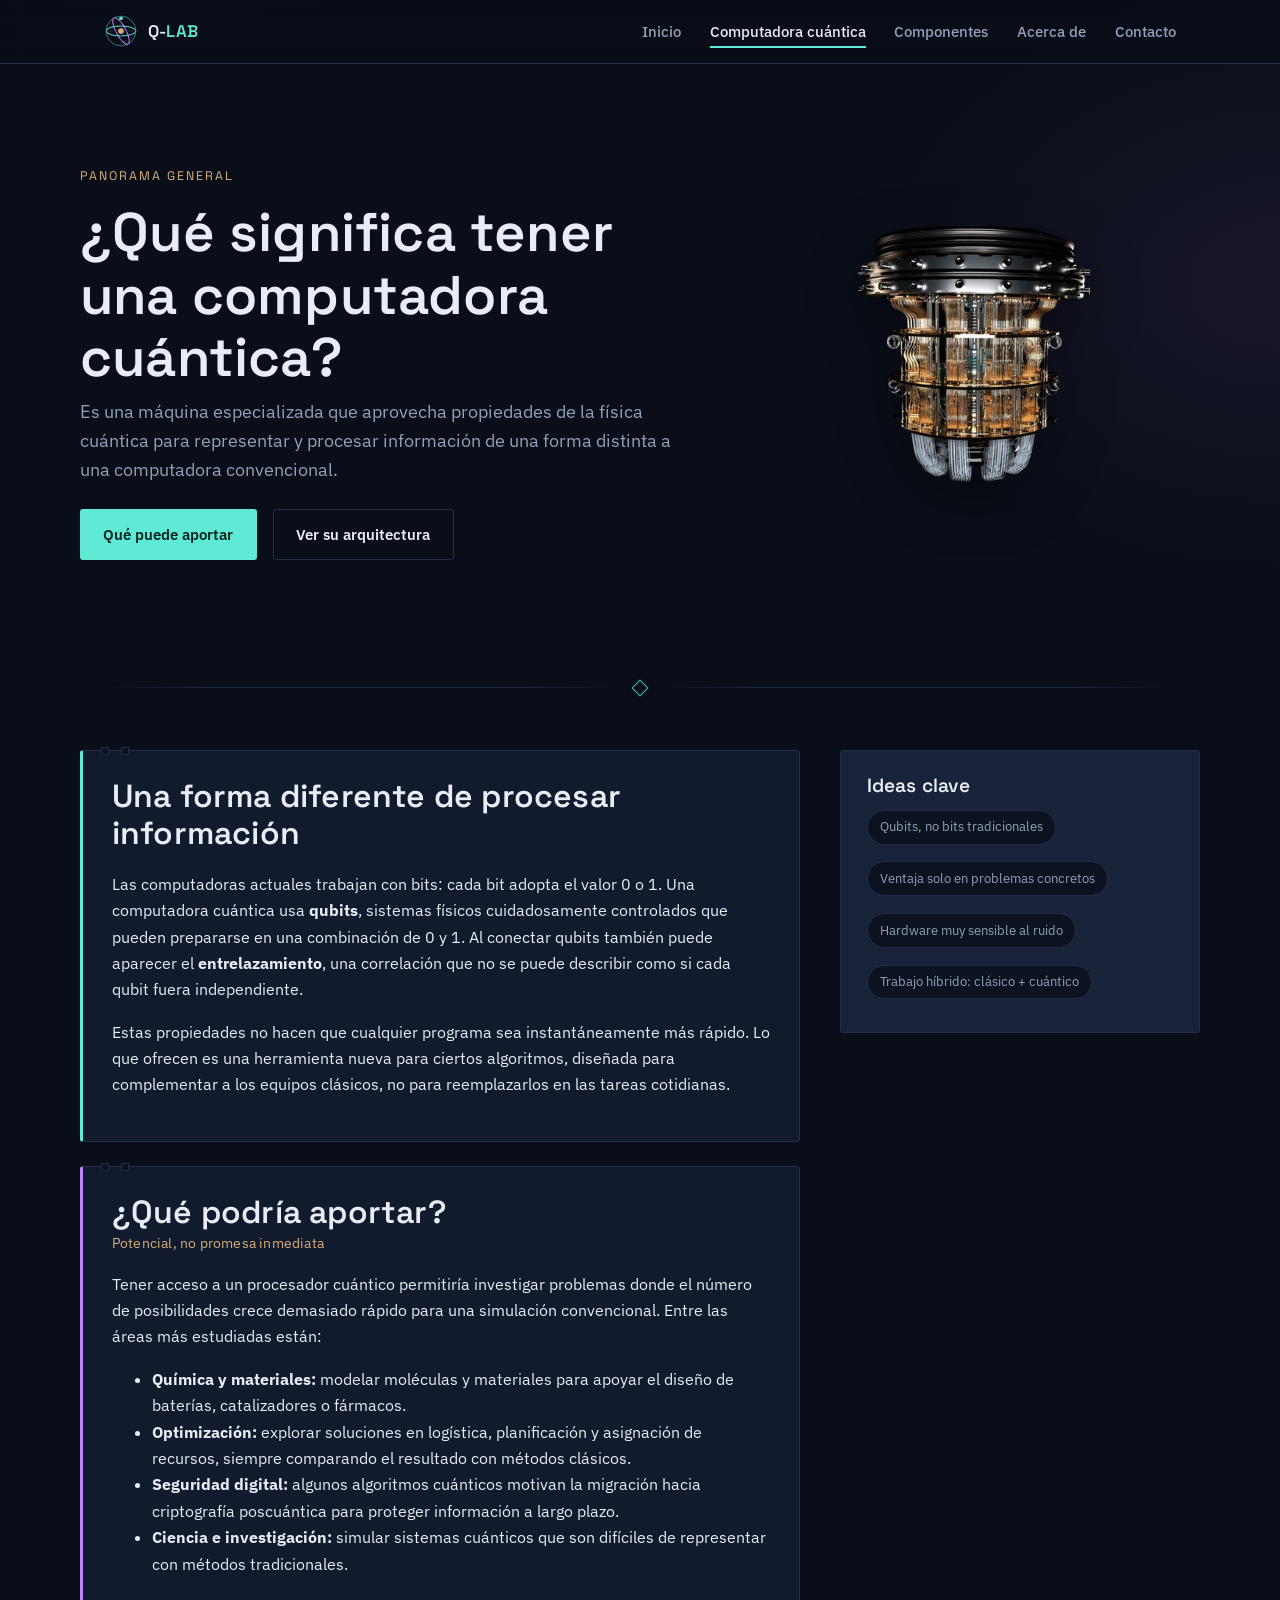
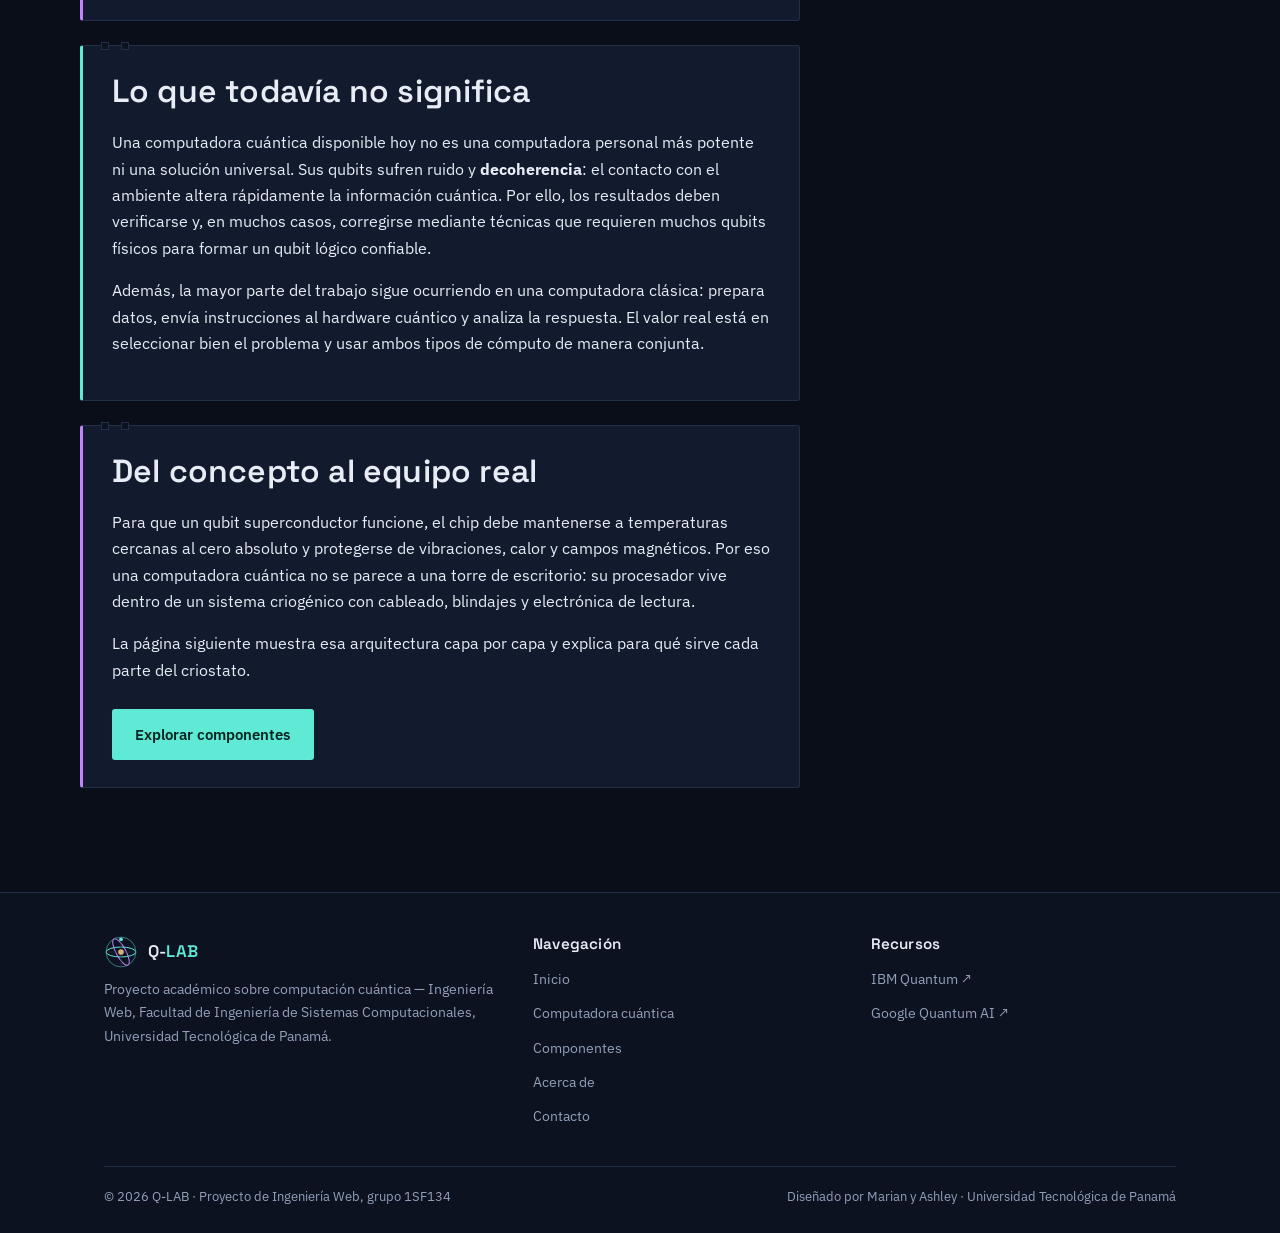
<file: html/computadora-cuantica.html>
<!DOCTYPE html>
<html lang="es">
<head>
  <meta charset="UTF-8">
  <meta name="viewport" content="width=device-width, initial-scale=1.0">
  <title>Computadora cuántica · Q-LAB</title>
  <meta name="description" content="Panorama general de qué es una computadora cuántica, qué podría aportar y cuáles son sus límites actuales.">
  <link rel="icon" type="image/svg+xml" href="../img/favicon.svg">
  <link rel="preconnect" href="https://fonts.googleapis.com">
  <link href="https://fonts.googleapis.com/css2?family=Space+Grotesk:wght@500;600;700&family=IBM+Plex+Sans:wght@400;500;600&display=swap" rel="stylesheet">
  <link rel="stylesheet" href="../css/styles.css">
</head>
<body>

<header class="site-header">
  <nav class="nav" aria-label="Navegación principal">
    <a class="brand" href="index.html">
      <img src="../img/logo.svg" alt="Logotipo Q-LAB: esfera de Bloch estilizada">
      <span class="brand-name">Q-<span>LAB</span></span>
    </a>
    <ul class="nav-links">
      <li><a href="index.html">Inicio</a></li>
      <li><a href="computadora-cuantica.html" aria-current="page">Computadora cuántica</a></li>
      <li><a href="componentes.html">Componentes</a></li>
      <li><a href="acerca.html">Acerca de</a></li>
      <li><a href="contacto.html">Contacto</a></li>
    </ul>
  </nav>
</header>

<main>
  <section class="hero container">
    <div>
      <span class="qc-eyebrow">Panorama general</span>
      <h1>¿Qué significa tener una computadora cuántica?</h1>
      <p class="lede">Es una máquina especializada que aprovecha propiedades de la física cuántica para representar y procesar información de una forma distinta a una computadora convencional.</p>
      <div class="hero-cta">
        <a class="btn btn-primary" href="#que-puede-hacer">Qué puede aportar</a>
        <a class="btn btn-outline" href="componentes.html">Ver su arquitectura</a>
      </div>
    </div>
    <figure class="quantum-computer-visual">
      <img src="../img/Quantum_Computer.png" alt="Ilustración de una computadora cuántica">
    </figure>
  </section>

  <div class="container"><div class="circuit-divider"><span class="gate"></span></div></div>

  <section class="container content-grid">
    <div>
      <article class="entry">
        <h2>Una forma diferente de procesar información</h2>
        <p>Las computadoras actuales trabajan con bits: cada bit adopta el valor 0 o 1. Una computadora cuántica usa <strong>qubits</strong>, sistemas físicos cuidadosamente controlados que pueden prepararse en una combinación de 0 y 1. Al conectar qubits también puede aparecer el <strong>entrelazamiento</strong>, una correlación que no se puede describir como si cada qubit fuera independiente.</p>
        <p>Estas propiedades no hacen que cualquier programa sea instantáneamente más rápido. Lo que ofrecen es una herramienta nueva para ciertos algoritmos, diseñada para complementar a los equipos clásicos, no para reemplazarlos en las tareas cotidianas.</p>
      </article>

      <article class="entry alt" id="que-puede-hacer">
        <h2>¿Qué podría aportar? <small>Potencial, no promesa inmediata</small></h2>
        <p>Tener acceso a un procesador cuántico permitiría investigar problemas donde el número de posibilidades crece demasiado rápido para una simulación convencional. Entre las áreas más estudiadas están:</p>
        <ul>
          <li><strong>Química y materiales:</strong> modelar moléculas y materiales para apoyar el diseño de baterías, catalizadores o fármacos.</li>
          <li><strong>Optimización:</strong> explorar soluciones en logística, planificación y asignación de recursos, siempre comparando el resultado con métodos clásicos.</li>
          <li><strong>Seguridad digital:</strong> algunos algoritmos cuánticos motivan la migración hacia criptografía poscuántica para proteger información a largo plazo.</li>
          <li><strong>Ciencia e investigación:</strong> simular sistemas cuánticos que son difíciles de representar con métodos tradicionales.</li>
        </ul>
      </article>

      <article class="entry">
        <h2>Lo que todavía no significa</h2>
        <p>Una computadora cuántica disponible hoy no es una computadora personal más potente ni una solución universal. Sus qubits sufren ruido y <strong>decoherencia</strong>: el contacto con el ambiente altera rápidamente la información cuántica. Por ello, los resultados deben verificarse y, en muchos casos, corregirse mediante técnicas que requieren muchos qubits físicos para formar un qubit lógico confiable.</p>
        <p>Además, la mayor parte del trabajo sigue ocurriendo en una computadora clásica: prepara datos, envía instrucciones al hardware cuántico y analiza la respuesta. El valor real está en seleccionar bien el problema y usar ambos tipos de cómputo de manera conjunta.</p>
      </article>

      <article class="entry alt">
        <h2>Del concepto al equipo real</h2>
        <p>Para que un qubit superconductor funcione, el chip debe mantenerse a temperaturas cercanas al cero absoluto y protegerse de vibraciones, calor y campos magnéticos. Por eso una computadora cuántica no se parece a una torre de escritorio: su procesador vive dentro de un sistema criogénico con cableado, blindajes y electrónica de lectura.</p>
        <p>La página siguiente muestra esa arquitectura capa por capa y explica para qué sirve cada parte del criostato.</p>
        <div class="hero-cta">
          <a class="btn btn-primary" href="componentes.html">Explorar componentes</a>
        </div>
      </article>
    </div>

    <aside aria-label="Ideas clave">
      <h3>Ideas clave</h3>
      <ul class="pill-list">
        <li>Qubits, no bits tradicionales</li>
        <li>Ventaja solo en problemas concretos</li>
        <li>Hardware muy sensible al ruido</li>
        <li>Trabajo híbrido: clásico + cuántico</li>
      </ul>
    </aside>
  </section>
</main>

<footer class="site-footer">
  <div class="container">
    <div class="footer-grid">
      <div>
        <div class="brand" style="margin-bottom:.6rem;">
          <img src="../img/logo.svg" alt="" width="28" height="28">
          <span class="brand-name">Q-<span>LAB</span></span>
        </div>
        <p class="text-muted" style="font-size:.88rem;">Proyecto académico sobre computación cuántica — Ingeniería Web, Facultad de Ingeniería de Sistemas Computacionales, Universidad Tecnológica de Panamá.</p>
      </div>
      <div>
        <h4>Navegación</h4>
        <ul>
          <li><a href="index.html">Inicio</a></li>
          <li><a href="computadora-cuantica.html">Computadora cuántica</a></li>
          <li><a href="componentes.html">Componentes</a></li>
          <li><a href="acerca.html">Acerca de</a></li>
          <li><a href="contacto.html">Contacto</a></li>
        </ul>
      </div>
      <div>
        <h4>Recursos</h4>
        <ul>
          <li><a href="https://www.ibm.com/quantum" target="_blank" rel="noopener noreferrer">IBM Quantum ↗</a></li>
          <li><a href="https://quantumai.google/" target="_blank" rel="noopener noreferrer">Google Quantum AI ↗</a></li>
        </ul>
      </div>
    </div>
    <div class="footer-bottom">
      <span>© 2026 Q-LAB · Proyecto de Ingeniería Web, grupo 1SF134</span>
      <span>Diseñado por Marian y Ashley · Universidad Tecnológica de Panamá</span>
    </div>
  </div>
</footer>
</body>
</html>
</file>
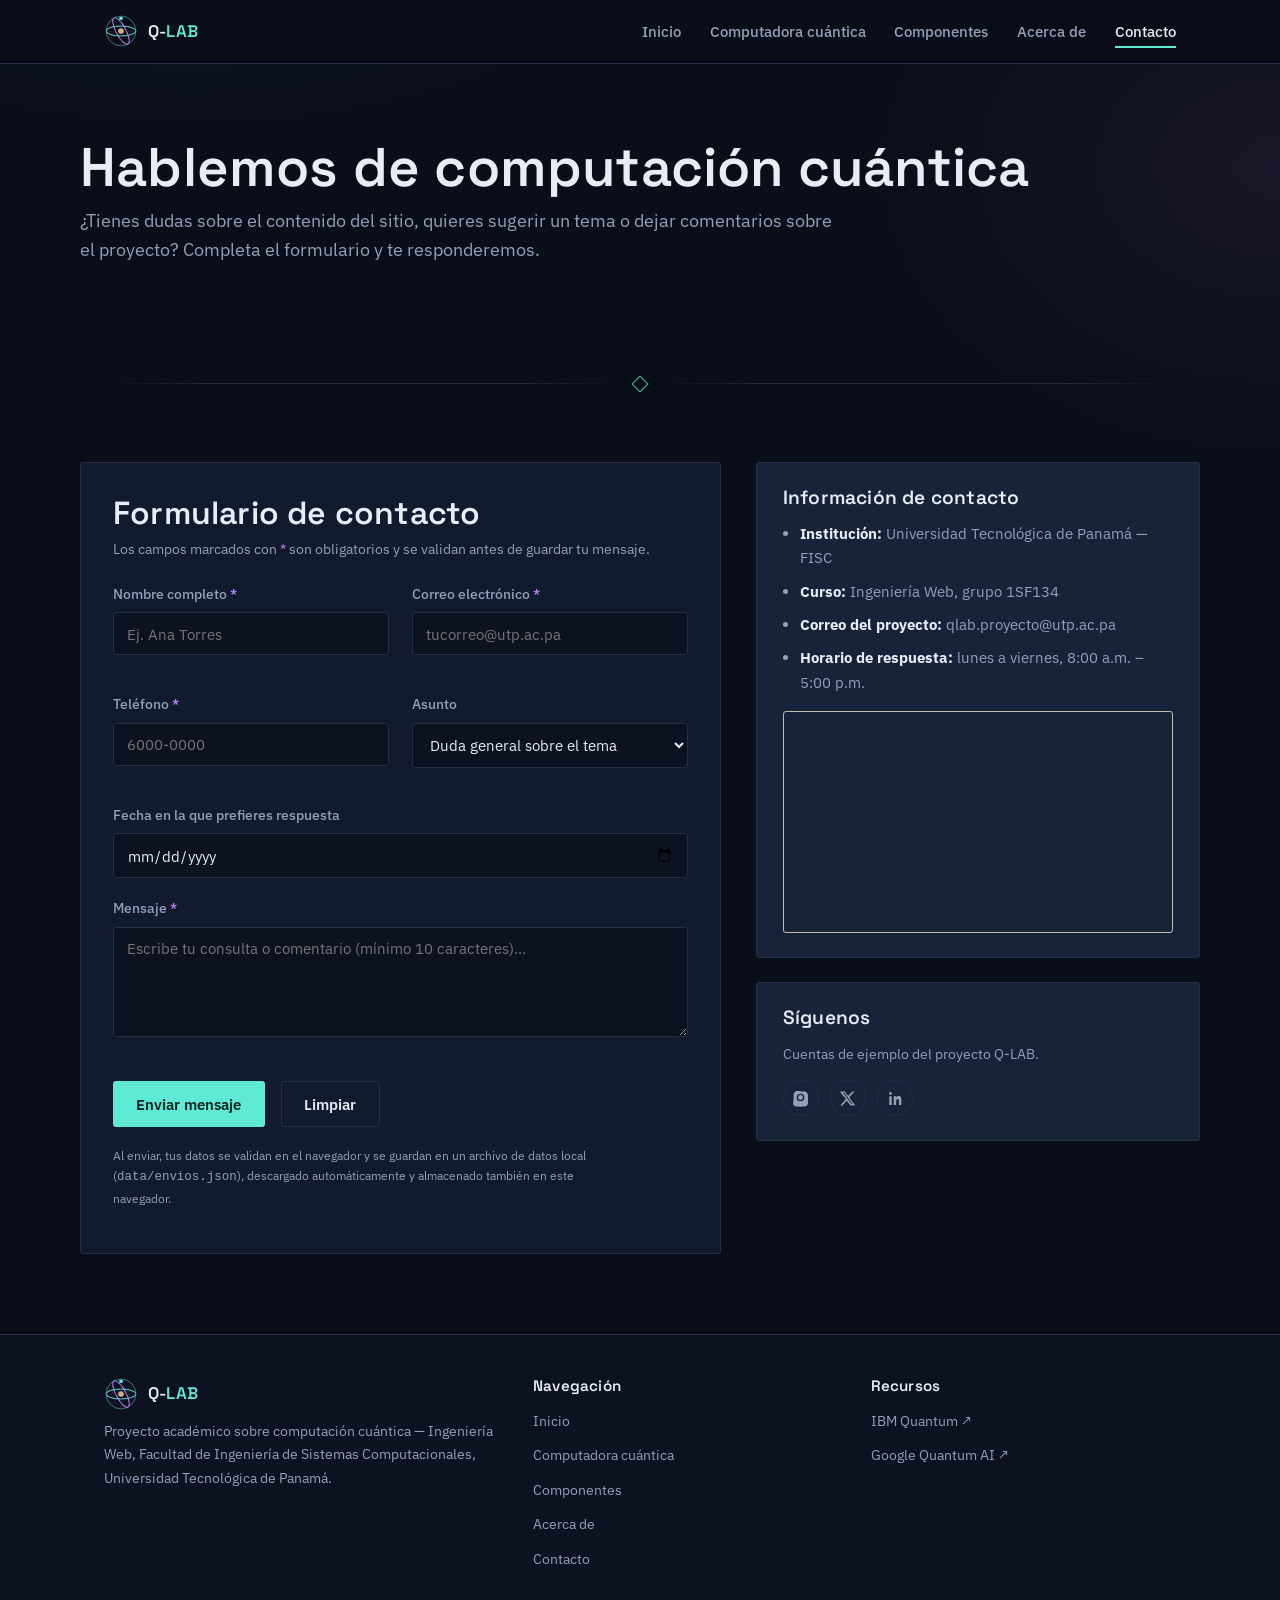
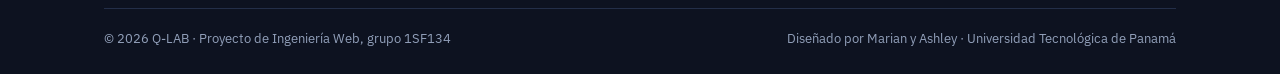
<file: html/contacto.html>
<!DOCTYPE html>
<html lang="es">
<head>
<meta charset="UTF-8">
<meta name="viewport" content="width=device-width, initial-scale=1.0">
<title>Contacto · Q-LAB</title>
<meta name="description" content="Escríbenos tus dudas sobre computación cuántica. Formulario validado con TypeScript.">
<link rel="icon" type="image/svg+xml" href="../img/favicon.svg">
<link rel="preconnect" href="https://fonts.googleapis.com">
<link href="https://fonts.googleapis.com/css2?family=Space+Grotesk:wght@500;600;700&family=IBM+Plex+Sans:wght@400;500;600&display=swap" rel="stylesheet">
<link rel="stylesheet" href="../css/styles.css">
</head>
<body>

<header class="site-header">
  <nav class="nav" aria-label="Navegación principal">
    <a class="brand" href="index.html">
      <img src="../img/logo.svg" alt="Logotipo Q-LAB: esfera de Bloch estilizada">
      <span class="brand-name">Q-<span>LAB</span></span>
    </a>
    <ul class="nav-links">
      <li><a href="index.html">Inicio</a></li>
      <li><a href="computadora-cuantica.html">Computadora cuántica</a></li>
      <li><a href="componentes.html">Componentes</a></li>
      <li><a href="acerca.html">Acerca de</a></li>
      <li><a href="contacto.html" aria-current="page">Contacto</a></li>
    </ul>
  </nav>
</header>

<main>
  <section class="hero container" style="grid-template-columns:1fr;">
    <div>
      <h1>Hablemos de computación cuántica</h1>
      <p class="lede">¿Tienes dudas sobre el contenido del sitio, quieres sugerir un tema o dejar comentarios sobre el proyecto? Completa el formulario y te responderemos.</p>
    </div>
  </section>

  <div class="container"><div class="circuit-divider"><span class="gate"></span></div></div>

  <section class="container contact-grid">

    <div class="form-card">
      <h2 style="margin-bottom:.3rem;">Formulario de contacto</h2>
      <p class="text-muted" style="font-size:.9rem; margin-bottom:1.4rem;">Los campos marcados con <span style="color:var(--violet);">*</span> son obligatorios y se validan antes de guardar tu mensaje.</p>

      <form id="contact-form" novalidate>
        <div class="form-grid">

          <div class="field">
            <label for="nombre">Nombre completo <span class="req">*</span></label>
            <input type="text" id="nombre" name="nombre" placeholder="Ej. Ana Torres" required minlength="3" maxlength="60" pattern="[A-Za-zÁÉÍÓÚáéíóúÑñ\s]+">
            <span class="error-msg" data-error-for="nombre"></span>
          </div>

          <div class="field">
            <label for="correo">Correo electrónico <span class="req">*</span></label>
            <input type="email" id="correo" name="correo" placeholder="tucorreo@utp.ac.pa" required>
            <span class="error-msg" data-error-for="correo"></span>
          </div>

          <div class="field">
            <label for="telefono">Teléfono <span class="req">*</span></label>
            <input type="tel" id="telefono" name="telefono" placeholder="6000-0000" required pattern="[0-9]{4}-?[0-9]{4}" maxlength="9">
            <span class="error-msg" data-error-for="telefono"></span>
          </div>

          <div class="field">
            <label for="asunto">Asunto</label>
            <select id="asunto" name="asunto">
              <option value="duda-general">Duda general sobre el tema</option>
              <option value="sugerencia">Sugerencia de contenido</option>
              <option value="proyecto">Comentario sobre el proyecto</option>
              <option value="otro">Otro</option>
            </select>
          </div>

          <div class="field full">
            <label for="fecha">Fecha en la que prefieres respuesta</label>
            <input type="date" id="fecha" name="fecha">
          </div>

          <div class="field full">
            <label for="mensaje">Mensaje <span class="req">*</span></label>
            <textarea id="mensaje" name="mensaje" placeholder="Escribe tu consulta o comentario (mínimo 10 caracteres)..." required minlength="10" maxlength="600"></textarea>
            <span class="error-msg" data-error-for="mensaje"></span>
          </div>

        </div>

        <div class="form-actions">
          <button type="submit" class="btn btn-primary">Enviar mensaje</button>
          <button type="reset" class="btn btn-outline">Limpiar</button>
          <span id="form-status" class="form-status" role="status" aria-live="polite"></span>
        </div>

        <p class="text-muted" style="font-size:.78rem; margin-top:1.1rem;">
          Al enviar, tus datos se validan en el navegador y se guardan en un archivo de datos local (<code>data/envios.json</code>), descargado automáticamente y almacenado también en este navegador. 
        </p>
      </form>
    </div>

    <div>
      <aside aria-label="Información de contacto">
        <h3>Información de contacto</h3>
        <ul>
          <li><strong>Institución:</strong> Universidad Tecnológica de Panamá — FISC</li>
          <li><strong>Curso:</strong> Ingeniería Web, grupo 1SF134</li>
          <li><strong>Correo del proyecto:</strong> qlab.proyecto@utp.ac.pa</li>
          <li><strong>Horario de respuesta:</strong> lunes a viernes, 8:00 a.m. – 5:00 p.m.</li>
        </ul>
        <div class="map-frame">
          <iframe title="Mapa de ubicación de la Universidad Tecnológica de Panamá" src="https://www.openstreetmap.org/export/embed.html?bbox=-79.5350%2C8.9860%2C-79.5190%2C8.9980&layer=mapnik" loading="lazy"></iframe>
        </div>
      </aside>

      <aside aria-label="Redes sociales">
        <h3>Síguenos</h3>
        <p style="font-size:.9rem; color:var(--text-muted);">Cuentas de ejemplo del proyecto Q-LAB.</p>
        <div class="social-row">
          <a href="#" aria-label="Instagram" title="Instagram (enlace de ejemplo)"><svg viewBox="0 0 24 24"><path d="M12 2.2c3.2 0 3.58.01 4.85.07 1.17.05 1.97.24 2.43.4a4.9 4.9 0 0 1 1.77 1.15 4.9 4.9 0 0 1 1.15 1.77c.16.46.35 1.26.4 2.43.06 1.27.07 1.65.07 4.85s-.01 3.58-.07 4.85c-.05 1.17-.24 1.97-.4 2.43a4.9 4.9 0 0 1-1.15 1.77 4.9 4.9 0 0 1-1.77 1.15c-.46.16-1.26.35-2.43.4-1.27.06-1.65.07-4.85.07s-3.58-.01-4.85-.07c-1.17-.05-1.97-.24-2.43-.4a4.9 4.9 0 0 1-1.77-1.15 4.9 4.9 0 0 1-1.15-1.77c-.16-.46-.35-1.26-.4-2.43C2.21 15.58 2.2 15.2 2.2 12s.01-3.58.07-4.85c.05-1.17.24-1.97.4-2.43A4.9 4.9 0 0 1 3.82 3a4.9 4.9 0 0 1 1.77-1.15c.46-.16 1.26-.35 2.43-.4C9.29 1.4 9.67 1.4 12 1.4Zm0 3a5.4 5.4 0 1 0 0 10.8 5.4 5.4 0 0 0 0-10.8Zm0 8.9a3.5 3.5 0 1 1 0-7 3.5 3.5 0 0 1 0 7Zm5.6-9.1a1.26 1.26 0 1 1-2.52 0 1.26 1.26 0 0 1 2.52 0Z"/></svg></a>
          <a href="#" aria-label="X (Twitter)" title="X (enlace de ejemplo)"><svg viewBox="0 0 24 24"><path d="M18.9 2H22l-7.6 8.7L23 22h-6.8l-5.3-6.9L4.8 22H1.7l8.1-9.3L1 2h7l4.8 6.3L18.9 2Zm-1.2 18h1.7L7.4 3.9H5.6L17.7 20Z"/></svg></a>
          <a href="#" aria-label="LinkedIn" title="LinkedIn (enlace de ejemplo)"><svg viewBox="0 0 24 24"><path d="M6.94 5a2 2 0 1 1-4-.02 2 2 0 0 1 4 .02ZM3.2 8.75h3.47V21H3.2V8.75Zm6.2 0h3.33v1.68h.05c.46-.87 1.6-1.8 3.3-1.8 3.53 0 4.18 2.32 4.18 5.35V21h-3.47v-5.42c0-1.29-.02-2.96-1.8-2.96-1.8 0-2.08 1.41-2.08 2.87V21H9.4V8.75Z"/></svg></a>
        </div>
      </aside>
    </div>
  </section>
</main>

<footer class="site-footer">
  <div class="container">
    <div class="footer-grid">
      <div>
        <div class="brand" style="margin-bottom:.6rem;">
          <img src="../img/logo.svg" alt="" width="28" height="28">
          <span class="brand-name">Q-<span>LAB</span></span>
        </div>
        <p class="text-muted" style="font-size:.88rem;">Proyecto académico sobre computación cuántica — Ingeniería Web, Facultad de Ingeniería de Sistemas Computacionales, Universidad Tecnológica de Panamá.</p>
      </div>
      <div>
        <h4>Navegación</h4>
        <ul>
          <li><a href="index.html">Inicio</a></li>
          <li><a href="computadora-cuantica.html">Computadora cuántica</a></li>
          <li><a href="componentes.html">Componentes</a></li>
          <li><a href="acerca.html">Acerca de</a></li>
          <li><a href="contacto.html">Contacto</a></li>
        </ul>
      </div>
      <div>
        <h4>Recursos</h4>
        <ul>
          <li><a href="https://www.ibm.com/quantum" target="_blank" rel="noopener noreferrer">IBM Quantum ↗</a></li>
          <li><a href="https://quantumai.google/" target="_blank" rel="noopener noreferrer">Google Quantum AI ↗</a></li>
        </ul>
      </div>
    </div>
    <div class="footer-bottom">
      <span>© 2026 Q-LAB · Proyecto de Ingeniería Web, grupo 1SF134</span>
      <span>Diseñado por Marian y Ashley  · Universidad Tecnológica de Panamá</span>
    </div>
  </div>
</footer>

<script src="../js/script.js" defer></script>
</body>
</html>
</file>
<file: css/styles.css>
/* =========================================================
   Q-LAB · Computación Cuántica
   Hoja de estilos — CSS3 puro, sin frameworks
   Paleta inspirada en refrigeradores de dilución (frío/azul
   profundo), láseres (cian) y superposición (violeta), con
   un acento dorado que evoca el cableado coaxial chapado en
   oro de los procesadores cuánticos reales.
   ========================================================= */

:root{
  --bg:            #0a0e18;
  --bg-alt:        #0d1220;
  --surface:       #121a2e;
  --surface-2:     #182238;
  --border:        #232e48;
  --text:          #e7ecf5;
  --text-muted:    #92a0ba;
  --cyan:          #5eead4;
  --violet:        #c084fc;
  --gold:          #d4af7a;
  --danger:        #ff8a8a;
  --ok:            #7ee0a8;

  --font-head: "Space Grotesk", "Segoe UI", sans-serif;
  --font-body: "IBM Plex Sans", "Segoe UI", sans-serif;

  --maxw: 1120px;
  --radius: 3px;
}

*, *::before, *::after{ box-sizing: border-box; }

html{ scroll-behavior: smooth; }

body{
  margin: 0;
  background: var(--bg);
  color: var(--text);
  font-family: var(--font-body);
  font-size: 16px;
  line-height: 1.65;
  background-image:
    radial-gradient(ellipse 900px 500px at 15% -10%, rgba(94,234,212,.08), transparent 60%),
    radial-gradient(ellipse 700px 500px at 100% 10%, rgba(192,132,252,.07), transparent 60%);
  background-repeat: no-repeat;
}

img{ max-width: 100%; display: block; }

a{ color: var(--cyan); text-decoration: none; }
a:hover{ text-decoration: underline; }
a:focus-visible, button:focus-visible, input:focus-visible, textarea:focus-visible, select:focus-visible{
  outline: 2px solid var(--cyan);
  outline-offset: 2px;
}

.container{
  max-width: var(--maxw);
  margin: 0 auto;
  padding: 0 1.5rem;
}

h1, h2, h3, h4{
  font-family: var(--font-head);
  font-weight: 600;
  line-height: 1.15;
  margin: 0 0 .6em;
  letter-spacing: .2px;
}
h1{ font-size: clamp(2.1rem, 4.5vw, 3.4rem); }
h2{ font-size: clamp(1.5rem, 3vw, 2rem); }
h3{ font-size: 1.2rem; }
p{ margin: 0 0 1em; color: var(--text); max-width: 68ch; }
.text-muted{ color: var(--text-muted); }

/* ---------- divisor tipo "circuito cuántico" ---------- */
.circuit-divider{
  display: flex;
  align-items: center;
  gap: .5rem;
  margin: 2.5rem 0;
  opacity: .8;
}
.circuit-divider::before,
.circuit-divider::after{
  content: "";
  height: 1px;
  flex: 1;
  background: linear-gradient(90deg, transparent, var(--border) 20%, var(--border) 80%, transparent);
}
.circuit-divider .gate{
  width: 12px; height: 12px;
  border: 1.5px solid var(--cyan);
  transform: rotate(45deg);
  flex-shrink: 0;
}

/* ---------- barra de navegación ---------- */
.site-header{
  position: sticky; top: 0; z-index: 50;
  background: rgba(10,14,24,.85);
  backdrop-filter: blur(10px);
  border-bottom: 1px solid var(--border);
}
.nav{
  display: flex; align-items: center; justify-content: space-between;
  padding: .9rem 1.5rem;
  max-width: var(--maxw); margin: 0 auto;
}
.brand{ display: flex; align-items: center; gap: .6rem; }
.brand img{ width: 34px; height: 34px; }
.brand-name{
  font-family: var(--font-head); font-weight: 600; font-size: 1.05rem;
  color: var(--text); letter-spacing: .3px;
}
.brand-name span{ color: var(--cyan); }

.nav-links{
  list-style: none; display: flex; gap: 1.8rem;
  margin: 0; padding: 0;
}
.nav-links a{
  color: var(--text-muted); font-size: .95rem; font-weight: 500;
  padding: .3rem 0; border-bottom: 2px solid transparent;
}
.nav-links a:hover, .nav-links a[aria-current="page"]{
  color: var(--text); text-decoration: none;
  border-bottom-color: var(--cyan);
}
.nav-toggle{ display: none; }

/* ---------- hero ---------- */
.hero{
  padding: 4.5rem 0 3.5rem;
  display: grid;
  grid-template-columns: 1.15fr .85fr;
  gap: 2.5rem;
  align-items: center;
}
.hero h1{ margin-bottom: .5rem; }
.hero .lede{ font-size: 1.1rem; color: var(--text-muted); max-width: 70ch; }
.hero-cta{ display: flex; gap: 1rem; margin-top: 1.6rem; flex-wrap: wrap; }

.btn{
  display: inline-block;
  font-family: var(--font-body); font-weight: 600; font-size: .95rem;
  padding: .75rem 1.4rem;
  border-radius: var(--radius);
  border: 1px solid transparent;
  cursor: pointer;
}
.btn:hover{ text-decoration: none; }
.btn-primary{
  background: var(--cyan); color: #052422;
}
.btn-primary:hover{ background: #82f2e0; }
.btn-outline{
  border-color: var(--border); color: var(--text);
  background: transparent;
}
.btn-outline:hover{ border-color: var(--cyan); color: var(--cyan); }

/* ---------- esfera de Bloch animada (SVG/CSS) ---------- */
.bloch{
  position: relative;
  width: 260px; height: 260px;
  margin: 0 auto;
}
.bloch .ring{
  position: absolute; inset: 0;
  border: 1px solid rgba(94,234,212,.35);
  border-radius: 50%;
}
.bloch .ring.eq{
  transform: scaleY(.34);
}
.bloch .ring.tilt{
  transform: rotate(62deg) scaleY(.34);
  border-color: rgba(192,132,252,.35);
}
.bloch .axis{
  position: absolute; left: 50%; top: 50%;
  background: var(--border);
}
.bloch .axis.v{ width: 1px; height: 100%; transform: translate(-50%,-50%); }
.bloch .axis.h{ height: 1px; width: 100%; transform: translate(-50%,-50%); }
.bloch .core{
  position: absolute; left: 50%; top: 50%;
  width: 10px; height: 10px; margin: -5px;
  background: var(--gold); border-radius: 50%;
  box-shadow: 0 0 18px 4px rgba(212,175,122,.55);
}
.bloch .orbit{
  position: absolute; inset: 18px;
  animation: spin 9s linear infinite;
}
.bloch .orbit .qubit{
  position: absolute; top: -6px; left: 50%;
  width: 12px; height: 12px; margin-left: -6px;
  background: var(--cyan); border-radius: 50%;
  box-shadow: 0 0 14px 3px rgba(94,234,212,.8);
}
.bloch .label{
  position: absolute; font-family: var(--font-head);
  font-size: .8rem; color: var(--text-muted);
}
.bloch .label.top{ top: -6px; left: 50%; transform: translateX(-50%); }
.bloch .label.bottom{ bottom: -6px; left: 50%; transform: translateX(-50%); }

@keyframes spin{ to{ transform: rotate(360deg); } }
@media (prefers-reduced-motion: reduce){
  .bloch .orbit{ animation: none; }
}

/* ---------- imagen de computadora cuántica ---------- */
.quantum-computer-visual{
  width: 450px;
  height: 450px;
  margin: 0 auto;
  display: flex;
  align-items: center;
  justify-content: center;
}
.quantum-computer-visual img{
  width: 100%;
  height: 100%;
  object-fit: contain;
  filter: drop-shadow(0 18px 28px rgba(0,0,0,.35));
}

/* ---------- layout principal con article + aside ---------- */
.content-grid{
  display: grid;
  grid-template-columns: 2fr 1fr;
  gap: 2.5rem;
  align-items: start;
  padding: 1rem 0 3rem;
}

article.entry{
  background: var(--surface);
  border: 1px solid var(--border);
  border-left: 3px solid var(--cyan);
  border-radius: var(--radius);
  padding: 1.7rem 1.8rem;
  margin-bottom: 1.5rem;
  position: relative;
}
article.entry::before, article.entry::after{
  content: "";
  position: absolute; top: -4px;
  width: 8px; height: 8px;
  background: var(--bg-alt);
  border: 1px solid var(--border);
}
article.entry::before{ left: 18px; }
article.entry::after{ left: 38px; }
article.entry h2{ color: var(--text); }
article.entry h2 small{
  display: block; font-family: var(--font-body); font-weight: 400;
  font-size: .85rem; color: var(--gold); margin-top: .3rem;
}
article.entry.alt{ border-left-color: var(--violet); }

aside{
  background: var(--surface-2);
  border: 1px solid var(--border);
  border-radius: var(--radius);
  padding: 1.5rem 1.6rem;
  margin-bottom: 1.5rem;
}
aside h3{ margin-bottom: .8rem; }
aside ul{ margin: 0; padding-left: 1.1rem; }
aside li{ margin-bottom: .55rem; color: var(--text-muted); font-size: .93rem; }
aside li strong{ color: var(--text); }

.timeline{ list-style: none; margin: 0; padding: 0; }
.timeline li{
  padding-left: 1.2rem;
  border-left: 2px solid var(--border);
  padding-bottom: 1rem;
  position: relative;
  font-size: .9rem;
  color: var(--text-muted);
}
.timeline li::before{
  content: "";
  position: absolute; left: -5px; top: 3px;
  width: 8px; height: 8px; border-radius: 50%;
  background: var(--cyan);
}
.timeline li:last-child{ border-left-color: transparent; padding-bottom: 0; }
.timeline .yr{ color: var(--text); font-weight: 600; font-family: var(--font-head); }

.pill-list{ list-style: none; margin: 0; padding: 0; display: flex; flex-wrap: wrap; gap: .5rem; }
.pill-list li{
  background: var(--bg-alt); border: 1px solid var(--border);
  padding: .35rem .75rem; border-radius: 999px;
  font-size: .82rem; color: var(--text-muted);
}

/* ---------- aplicaciones (cards) ---------- */
.app-grid{
  display: grid;
  grid-template-columns: repeat(auto-fit, minmax(220px, 1fr));
  gap: 1.1rem;
  margin: 1.5rem 0 3rem;
}
.app-card{
  background: var(--surface);
  border: 1px solid var(--border);
  border-radius: var(--radius);
  padding: 1.3rem;
}
.app-card .tag{
  display: inline-block; font-size: .72rem; color: var(--bg);
  background: var(--gold); padding: .15rem .5rem; border-radius: 999px;
  margin-bottom: .6rem; font-weight: 700;
}
.app-card h3{ margin-bottom: .4rem; font-size: 1.02rem; }
.app-card p{ font-size: .9rem; color: var(--text-muted); margin: 0; }

/* ---------- media (audio / video) ---------- */
.media-section{ padding: 1rem 0 3rem; }
.media-grid{
  display: grid; grid-template-columns: 1fr 1fr; gap: 1.5rem;
}
.media-box{
  background: var(--surface); border: 1px solid var(--border);
  border-radius: var(--radius); padding: 1.3rem;
}
.media-box h3{ margin-bottom: .3rem; }
.media-box p.hint{ font-size: .85rem; color: var(--text-muted); margin-bottom: .9rem; }
video, audio{ width: 100%; border-radius: var(--radius); background: #000; }
.video-frame{ width: 100%; aspect-ratio: 16 / 9; overflow: hidden; border-radius: var(--radius); background: #000; }
.video-frame iframe{ width: 100%; height: 100%; border: 0; display: block; }

/* ---------- recursos externos ---------- */
.resources{
  display: flex; flex-wrap: wrap; gap: 1rem; margin-top: .5rem;
}
.resource-link{
  flex: 1 1 260px;
  display: block;
  background: var(--surface); border: 1px solid var(--border);
  border-radius: var(--radius); padding: 1.1rem 1.2rem;
  color: var(--text);
}
.resource-link:hover{ border-color: var(--gold); text-decoration: none; }
.resource-link .src{ display: block; color: var(--gold); font-size: .78rem; margin-top: .3rem; }

/* ---------- formulario de contacto ---------- */
.form-card{
  background: var(--surface); border: 1px solid var(--border);
  border-radius: var(--radius); padding: 2rem;
}
.form-grid{
  display: grid; grid-template-columns: 1fr 1fr; gap: 1.2rem 1.4rem;
}
.field{ display: flex; flex-direction: column; gap: .4rem; }
.field.full{ grid-column: 1 / -1; }
.field label{ font-size: .88rem; color: var(--text-muted); font-weight: 500; }
.field .req{ color: var(--violet); }
.field input, .field select, .field textarea{
  background: var(--bg-alt); border: 1px solid var(--border);
  color: var(--text); font-family: var(--font-body); font-size: .95rem;
  padding: .65rem .8rem; border-radius: var(--radius);
}
.field textarea{ resize: vertical; min-height: 110px; }
.field input:invalid:not(:placeholder-shown),
.field textarea:invalid:not(:placeholder-shown){
  border-color: var(--danger);
}
.field .error-msg{
  font-size: .78rem; color: var(--danger); min-height: 1em;
}
.field input:focus, .field select:focus, .field textarea:focus{
  border-color: var(--cyan);
}
.form-actions{ margin-top: 1.6rem; display: flex; align-items: center; gap: 1rem; flex-wrap: wrap; }
.form-status{ font-size: .9rem; }
.form-status.ok{ color: var(--ok); }
.form-status.err{ color: var(--danger); }

.contact-grid{
  display: grid; grid-template-columns: 1.3fr .9fr; gap: 2.2rem;
  padding: 2rem 0 3rem; align-items: start;
}

.map-frame{
  border: 1px solid var(--border); border-radius: var(--radius);
  overflow: hidden; margin-top: 1rem; filter: grayscale(.3) invert(.92) contrast(.9);
}
.map-frame iframe{ width: 100%; height: 220px; border: 0; display: block; }

/* ---------- footer ---------- */
.site-footer{
  border-top: 1px solid var(--border);
  background: var(--bg-alt);
  padding: 2.6rem 0 1.6rem;
  margin-top: 2rem;
}
.footer-grid{
  display: grid; grid-template-columns: 1.3fr 1fr 1fr; gap: 2rem;
  padding-bottom: 1.8rem;
}
.footer-grid h4{ color: var(--text); font-size: .95rem; margin-bottom: .8rem; }
.footer-grid ul{ list-style: none; margin: 0; padding: 0; }
.footer-grid li{ margin-bottom: .5rem; }
.footer-grid a{ color: var(--text-muted); font-size: .88rem; }
.footer-grid a:hover{ color: var(--cyan); }

.social-row{ display: flex; gap: .7rem; margin-top: .3rem; }
.social-row a{
  width: 36px; height: 36px; display: flex; align-items: center; justify-content: center;
  border: 1px solid var(--border); border-radius: 50%; color: var(--text-muted);
}
.social-row a:hover{ border-color: var(--cyan); color: var(--cyan); text-decoration: none; }
.social-row svg{ width: 17px; height: 17px; fill: currentColor; }

.footer-bottom{
  border-top: 1px solid var(--border); padding-top: 1.2rem;
  display: flex; justify-content: space-between; flex-wrap: wrap; gap: .5rem;
  font-size: .8rem; color: var(--text-muted);
}

/* =========================================================
   Página "Componentes" — diagrama SVG propio, fijo en el
   centro de la pantalla, que va resaltando cada capa según
   la tarjeta visible. Reemplaza la foto de fondo por un
   dibujo vectorial en la misma paleta del sitio (nítido a
   cualquier resolución, con vida propia vía animación).
   Prefijo qc- para no chocar con el resto del sitio.
   ========================================================= */

.qc-diagram-wrap{
  position: fixed;
  inset: 0;
  z-index: 0;
  display: flex;
  align-items: center;
  justify-content: center;
  pointer-events: none;
}
.qc-diagram-wrap ~ .site-header,
.qc-diagram-wrap ~ main,
.qc-diagram-wrap ~ .site-footer{ position: relative; z-index: 1; }
.qc-diagram-wrap::before{
  content: "";
  position: absolute; inset: 0;
  background:
    radial-gradient(ellipse 900px 700px at 50% 42%, rgba(94,234,212,.07), transparent 60%),
    radial-gradient(ellipse 700px 600px at 68% 68%, rgba(192,132,252,.06), transparent 60%),
    var(--bg);
}

#qc-diagram{
  position: relative;
  width: min(58vw, 460px);
  height: auto;
  max-height: 88vh;
  transform: translateY(4vh);
  filter: drop-shadow(0 30px 60px rgba(0,0,0,.5));
}

.qc-layer{ transition: opacity .7s ease; opacity: .28; }
.qc-layer.is-active{ opacity: 1; }

.qc-ring{ fill: none; stroke: var(--text-muted); stroke-width: 1.4; }
#layer-shield.is-active .qc-ring{ stroke: var(--cyan); }
.qc-bolt{ fill: var(--text-muted); }
#layer-shield.is-active .qc-bolt{ fill: var(--cyan); }

.qc-wire{ stroke: var(--border); stroke-width: 1; }
#layer-wiring.is-active .qc-wire{ stroke: var(--violet); }
.qc-tick{ stroke: var(--border); stroke-width: 2; }
#layer-wiring.is-active .qc-tick{ stroke: var(--violet); }

.qc-plate{ fill: var(--surface-2); stroke: var(--border); stroke-width: 1.2; }
#layer-stages.is-active .qc-plate{ stroke: var(--gold); fill: rgba(212,175,122,.10); }

.qc-mixing{ fill: rgba(94,234,212,.05); stroke: var(--border); stroke-width: 1.4; }
#layer-mixing.is-active .qc-mixing{ stroke: var(--cyan); fill: rgba(94,234,212,.16); }

.qc-chip{ fill: var(--bg-alt); stroke: var(--border); stroke-width: 1.2; }
#layer-chip.is-active .qc-chip{ stroke: var(--violet); fill: rgba(192,132,252,.18); }
.qc-chip-grid{ stroke: var(--border); stroke-width: .6; }
#layer-chip.is-active .qc-chip-grid{ stroke: var(--violet); opacity: .7; }

.qc-amp{ fill: var(--bg-alt); stroke: var(--border); stroke-width: 1.2; }
#layer-amps.is-active .qc-amp{ stroke: var(--gold); fill: rgba(212,175,122,.16); }
.qc-signal{ fill: none; stroke: var(--border); stroke-width: 1; }
#layer-amps.is-active .qc-signal{ stroke: var(--gold); }

.qc-core{
  fill: var(--gold);
  animation: qc-pulse 3.2s ease-in-out infinite;
  transform-origin: 240px 700px;
}
@keyframes qc-pulse{
  0%, 100%{ opacity: .55; }
  50%{ opacity: 1; }
}
@media (prefers-reduced-motion: reduce){
  .qc-core{ animation: none; opacity: .85; }
}

@media (max-width: 860px){
  #qc-diagram{ width: min(74vw, 360px); opacity: .8; }
}

.qc-hero{
  min-height: 62vh;
  display: flex;
  flex-direction: column;
  justify-content: center;
  padding: 6rem 0 3rem;
}
.qc-eyebrow{
  display: inline-block;
  font-family: var(--font-head);
  font-size: .78rem;
  letter-spacing: .16em;
  text-transform: uppercase;
  color: var(--gold);
  margin-bottom: .9rem;
}
.qc-hero h1{ max-width: 16ch; }
.qc-hero .lede{ font-size: 1.08rem; color: var(--text-muted); max-width: 56ch; }
.qc-hero .scroll-hint{
  margin-top: 2.4rem;
  font-size: .82rem;
  color: var(--text-muted);
  display: flex;
  align-items: center;
  gap: .5rem;
}
.qc-hero .scroll-hint::before{
  content: "";
  width: 1px; height: 26px;
  background: linear-gradient(var(--cyan), transparent);
}

.qc-story{
  padding: 2vh 0 8vh;
  display: flex;
  flex-direction: column;
  gap: 18vh;
}
@media (max-width: 860px){
  .qc-story{ gap: 7vh; padding-top: 1vh; }
}

.qc-card{
  background: rgba(18,26,46,.62);
  border: 1px solid rgba(94,234,212,.2);
  border-radius: var(--radius);
  padding: 2rem 2.2rem;
  max-width: 560px;
  backdrop-filter: blur(16px) saturate(150%);
  -webkit-backdrop-filter: blur(16px) saturate(150%);
  box-shadow: 0 24px 60px rgba(0,0,0,.4);
  transition: border-color .5s ease;
}
.qc-card.qc-right{ margin-left: auto; }
.qc-card.qc-left{ margin-right: auto; }
.qc-card .qc-step{
  display: block;
  font-family: var(--font-head);
  font-size: .78rem;
  letter-spacing: .14em;
  text-transform: uppercase;
  color: var(--gold);
  margin-bottom: .6rem;
}
.qc-card h2{ font-size: clamp(1.3rem, 2.4vw, 1.7rem); margin-bottom: .7rem; }
.qc-card p{ color: var(--text-muted); font-size: .96rem; margin-bottom: .8rem; }
.qc-card p:last-child{ margin-bottom: 0; }
.qc-card.violet{ border-left: 3px solid var(--violet); }
.qc-card.cyan{ border-left: 3px solid var(--cyan); }
.qc-card.gold{ border-left: 3px solid var(--gold); }
.qc-card.is-current{ border-color: rgba(94,234,212,.5); }

.qc-rail{
  position: fixed;
  right: 2.2rem;
  top: 50%;
  transform: translateY(-50%);
  z-index: 40;
  display: flex;
  flex-direction: column;
  align-items: center;
  gap: .9rem;
}
.qc-rail .qc-dot{
  width: 8px; height: 8px; border-radius: 50%;
  background: var(--border);
  transition: background .4s ease, transform .4s ease;
}
.qc-rail .qc-dot.is-active{
  background: var(--gold);
  transform: scale(1.35);
}
@media (max-width: 1180px){
  .qc-rail{ display: none; }
}

.qc-cta{
  padding: 4vh 0 2vh;
  text-align: center;
}
.qc-cta-card{
  background: rgba(18,26,46,.72);
  border: 1px solid var(--border);
  border-radius: var(--radius);
  backdrop-filter: blur(16px);
  -webkit-backdrop-filter: blur(16px);
  padding: 2.4rem 2rem;
  max-width: 640px;
  margin: 0 auto;
}
.qc-cta-card h2{ margin-bottom: .6rem; }
.qc-cta-card p{ color: var(--text-muted); margin: 0 auto 1.4rem; }
.qc-cta-card .hero-cta{ justify-content: center; margin-top: 0; }

@media (max-width: 860px){
  .qc-card{ max-width: 100%; }
  .qc-card.qc-right, .qc-card.qc-left{ margin-left: auto; margin-right: auto; }
  .qc-hero{ min-height: 50vh; }
}

/* ---------- responsive general del sitio ---------- */
@media (max-width: 860px){
  .hero{ grid-template-columns: 1fr; }
  .bloch{ order: -1; margin-bottom: 1rem; width: 200px; height: 200px; }
  .quantum-computer-visual{ order: -1; margin-bottom: 1rem; width: 280px; height: 280px; }
  .content-grid{ grid-template-columns: 1fr; }
  .contact-grid{ grid-template-columns: 1fr; }
  .media-grid{ grid-template-columns: 1fr; }
  .form-grid{ grid-template-columns: 1fr; }
  .footer-grid{ grid-template-columns: 1fr; gap: 1.4rem; }
  .nav-links{ gap: 1.1rem; }
}
@media (max-width: 560px){
  .nav{
    flex-direction: column;
    align-items: flex-start;
    gap: .55rem;
  }
  .nav-links{
    display: flex;
    width: 100%;
    gap: .65rem;
    flex-wrap: wrap;
  }
  .nav-links a{ font-size: .78rem; }
}
</file>
